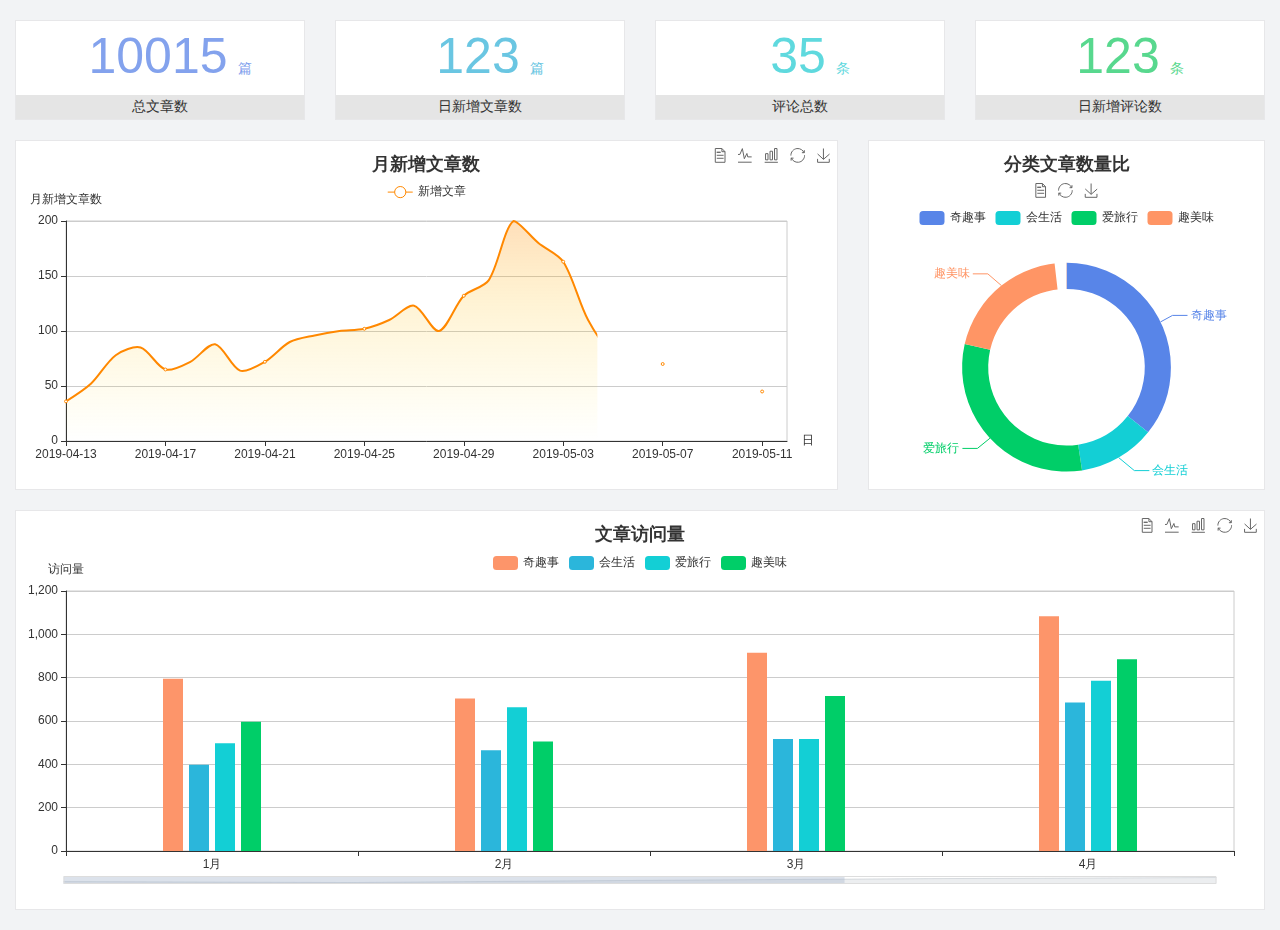
<file: home/dashboard.html>
<!DOCTYPE html>
<html lang="en">

<head>
  <meta charset="UTF-8">
  <meta name="viewport" content="width=device-width, initial-scale=1.0">
  <meta http-equiv="X-UA-Compatible" content="ie=edge">
  <title>图表统计</title>
  <!-- <link rel="stylesheet" href="../../assets/lib/bootstrap.css" /> -->
  <link rel="stylesheet" href="../assets/lib/bootstrap.css" />
  <!-- <link rel="stylesheet" href="../../assets/lib/main.css" /> -->
  <link rel="stylesheet" href="../assets/lib/main.css">
  <!-- <script src="../../assets/lib/jquery.js"></script> -->
  <script src="../assets/lib/jquery.js"></script>
  <!-- <script type="text/javascript" src="../../assets/lib/echarts.min.js"></script> -->
<script type="text/javascript" src="../assets/lib/echarts.min.js"></script>  
</head>

<body>
  <div class="container-fluid">
    <div class="row spannel_list">
      <div class="col-sm-3 col-xs-6">
        <div class="spannel">
          <em>10015</em><span>篇</span>
          <b>总文章数</b>
        </div>
      </div>
      <div class="col-sm-3 col-xs-6">
        <div class="spannel scolor01">
          <em>123</em><span>篇</span>
          <b>日新增文章数</b>
        </div>
      </div>
      <div class="col-sm-3 col-xs-6">
        <div class="spannel scolor02">
          <em>35</em><span>条</span>
          <b>评论总数</b>
        </div>
      </div>
      <div class="col-sm-3 col-xs-6">
        <div class="spannel scolor03">
          <em>123</em><span>条</span>
          <b>日新增评论数</b>
        </div>
      </div>
    </div>
  </div>

  <div class="container-fluid">
    <div class="row curve-pie">
      <div class="col-lg-8 col-md-8">
        <div class="gragh_pannel" id="curve_show"></div>
      </div>
      <div class="col-lg-4 col-md-4">
        <div class="gragh_pannel" id="pie_show"></div>
      </div>
    </div>
  </div>

  <div class="container-fluid">
    <div class="column_pannel" id="column_show"></div>
  </div>

  <script>
    var oChart = echarts.init(document.getElementById('curve_show'));
    var aList_all = [
      { 'count': 36, 'date': '2019-04-13' },
      { 'count': 52, 'date': '2019-04-14' },
      { 'count': 78, 'date': '2019-04-15' },
      { 'count': 85, 'date': '2019-04-16' },
      { 'count': 65, 'date': '2019-04-17' },
      { 'count': 72, 'date': '2019-04-18' },
      { 'count': 88, 'date': '2019-04-19' },
      { 'count': 64, 'date': '2019-04-20' },
      { 'count': 72, 'date': '2019-04-21' },
      { 'count': 90, 'date': '2019-04-22' },
      { 'count': 96, 'date': '2019-04-23' },
      { 'count': 100, 'date': '2019-04-24' },
      { 'count': 102, 'date': '2019-04-25' },
      { 'count': 110, 'date': '2019-04-26' },
      { 'count': 123, 'date': '2019-04-27' },
      { 'count': 100, 'date': '2019-04-28' },
      { 'count': 132, 'date': '2019-04-29' },
      { 'count': 146, 'date': '2019-04-30' },
      { 'count': 200, 'date': '2019-05-01' },
      { 'count': 180, 'date': '2019-05-02' },
      { 'count': 163, 'date': '2019-05-03' },
      { 'count': 110, 'date': '2019-05-04' },
      { 'count': 80, 'date': '2019-05-05' },
      { 'count': 82, 'date': '2019-05-06' },
      { 'count': 70, 'date': '2019-05-07' },
      { 'count': 65, 'date': '2019-05-08' },
      { 'count': 54, 'date': '2019-05-09' },
      { 'count': 40, 'date': '2019-05-10' },
      { 'count': 45, 'date': '2019-05-11' },
      { 'count': 38, 'date': '2019-05-12' },
    ];

    let aCount = [];
    let aDate = [];

    for (var i = 0; i < aList_all.length; i++) {
      aCount.push(aList_all[i].count);
      aDate.push(aList_all[i].date);
    }

    var chartopt = {
      title: {
        text: '月新增文章数',
        left: 'center',
        top: '10'
      },
      tooltip: {
        trigger: 'axis'
      },
      legend: {
        data: ['新增文章'],
        top: '40'
      },
      toolbox: {
        show: true,
        feature: {
          mark: { show: true },
          dataView: { show: true, readOnly: false },
          magicType: { show: true, type: ['line', 'bar'] },
          restore: { show: true },
          saveAsImage: { show: true }
        }
      },
      calculable: true,
      xAxis: [
        {
          name: '日',
          type: 'category',
          boundaryGap: false,
          data: aDate
        }
      ],
      yAxis: [
        {
          name: '月新增文章数',
          type: 'value'
        }
      ],
      series: [
        {
          name: '新增文章',
          type: 'line',
          smooth: true,
          itemStyle: { normal: { areaStyle: { type: 'default' }, color: '#f80' }, lineStyle: { color: '#f80' } },
          data: aCount
        }],
      areaStyle: {
        normal: {
          color: new echarts.graphic.LinearGradient(0, 0, 0, 1, [{
            offset: 0,
            color: 'rgba(255,136,0,0.39)'
          }, {
            offset: .34,
            color: 'rgba(255,180,0,0.25)'
          }, {
            offset: 1,
            color: 'rgba(255,222,0,0.00)'
          }])

        }
      },
      grid: {
        show: true,
        x: 50,
        x2: 50,
        y: 80,
        height: 220
      }
    };

    oChart.setOption(chartopt);


    var oPie = echarts.init(document.getElementById('pie_show'));
    var oPieopt =
    {
      title: {
        top: 10,
        text: '分类文章数量比',
        x: 'center'
      },
      tooltip: {
        trigger: 'item',
        formatter: "{a} <br/>{b} : {c} ({d}%)"
      },
      color: ['#5885e8', '#13cfd5', '#00ce68', '#ff9565'],
      legend: {
        x: 'center',
        top: 65,
        data: ['奇趣事', '会生活', '爱旅行', '趣美味']
      },
      toolbox: {
        show: true,
        x: 'center',
        top: 35,
        feature: {
          mark: { show: true },
          dataView: { show: true, readOnly: false },
          magicType: {
            show: true,
            type: ['pie', 'funnel'],
            option: {
              funnel: {
                x: '25%',
                width: '50%',
                funnelAlign: 'left',
                max: 1548
              }
            }
          },
          restore: { show: true },
          saveAsImage: { show: true }
        }
      },
      calculable: true,
      series: [
        {
          name: '访问来源',
          type: 'pie',
          radius: ['45%', '60%'],
          center: ['50%', '65%'],
          data: [
            { value: 300, name: '奇趣事' },
            { value: 100, name: '会生活' },
            { value: 260, name: '爱旅行' },
            { value: 180, name: '趣美味' }
          ]
        }
      ]
    };
    oPie.setOption(oPieopt);



    var oColumn = this.echarts.init(document.getElementById('column_show'));
    var oColumnopt =
    {
      title: {
        text: '文章访问量',
        left: 'center',
        top: '10'
      },
      tooltip: {
        trigger: 'axis'
      },
      legend: {
        data: ['奇趣事', '会生活', '爱旅行', '趣美味'],
        top: '40'
      },
      toolbox: {
        show: true,
        feature: {
          mark: { show: true },
          dataView: { show: true, readOnly: false },
          magicType: { show: true, type: ['line', 'bar'] },
          restore: { show: true },
          saveAsImage: { show: true }
        }
      },
      calculable: true,
      xAxis: [
        {
          type: 'category',
          data: ['1月', '2月', '3月', '4月', '5月']
        }
      ],
      yAxis: [
        {
          name: '访问量',
          type: 'value'
        }
      ],
      series: [
        {
          name: '奇趣事',
          type: 'bar',
          barWidth: 20,
          itemStyle: {
            normal: { areaStyle: { type: 'default' }, color: '#fd956a' }
          },
          data: [800, 708, 920, 1090, 1200]
        },
        {
          name: '会生活',
          type: 'bar',
          barWidth: 20,
          itemStyle: {
            normal: { areaStyle: { type: 'default' }, color: '#2bb6db' }
          },
          data: [400, 468, 520, 690, 800]
        },
        {
          name: '爱旅行',
          type: 'bar',
          barWidth: 20,
          itemStyle: {
            normal: { areaStyle: { type: 'default' }, color: '#13cfd5' }
          },
          data: [500, 668, 520, 790, 900]
        },
        {
          name: '趣美味',
          type: 'bar',
          barWidth: 20,
          itemStyle: {
            normal: { areaStyle: { type: 'default' }, color: '#00ce68' }
          },
          data: [600, 508, 720, 890, 1000]
        }
      ],
      grid: {
        show: true,
        x: 50,
        x2: 30,
        y: 80,
        height: 260
      },
      dataZoom: [//给x轴设置滚动条
        {
          start: 0,//默认为0
          end: 100 - 1000 / 31,//默认为100
          type: 'slider',
          show: true,
          xAxisIndex: [0],
          handleSize: 0,//滑动条的 左右2个滑动条的大小
          height: 8,//组件高度
          left: 45, //左边的距离
          right: 50,//右边的距离
          bottom: 26,//右边的距离
          handleColor: '#ddd',//h滑动图标的颜色
          handleStyle: {
            borderColor: "#cacaca",
            borderWidth: "1",
            shadowBlur: 2,
            background: "#ddd",
            shadowColor: "#ddd",
          }
        }]
    };
    oColumn.setOption(oColumnopt);
  </script>
</body>

</html>
</file>
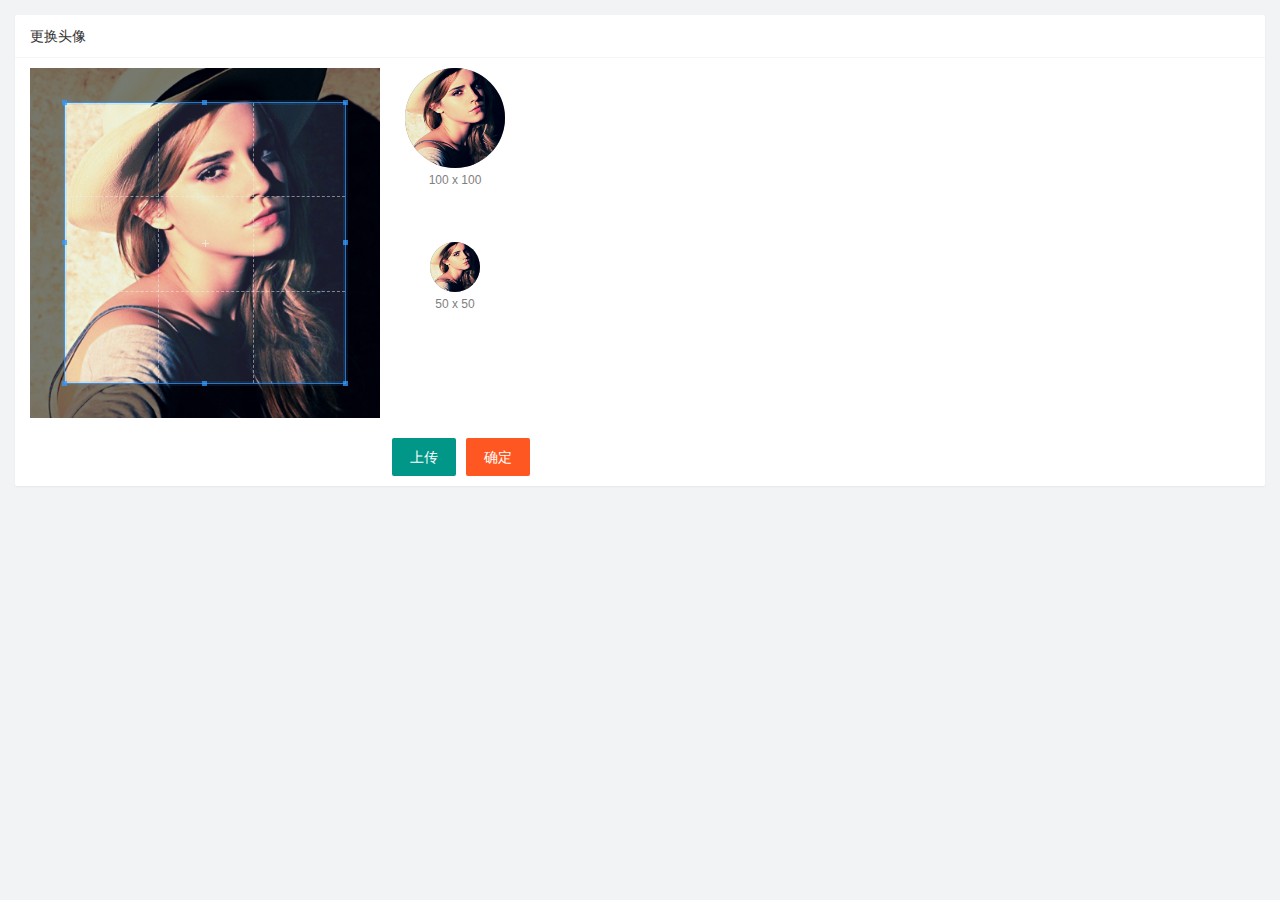
<file: user/user_avatar.html>
<!DOCTYPE html>
<html lang="en">
<head>
    <meta charset="UTF-8">
    <meta http-equiv="X-UA-Compatible" content="IE=edge">
    <meta name="viewport" content="width=device-width, initial-scale=1.0">
    <title>Document</title>
</head>
<link rel="stylesheet" href="../assets/lib/layui/css/layui.css">
<link rel="stylesheet" href="../assets/lib/cropper/cropper.css" />
<link rel="stylesheet" href="../assets/css/user/user_avatar.css">
<body>
    <!-- 卡片区域 -->
    <div class="layui-card">
        <div class="layui-card-header">更换头像</div>
        <div class="layui-card-body">
           <!-- 第一行的图片裁剪和预览区域 -->
  <div class="row1">
    <!-- 图片裁剪区域 -->
    <div class="cropper-box">
      <!-- 这个 img 标签很重要，将来会把它初始化为裁剪区域 -->
      <img id="image" src="../assets/images/sample.jpg" />
    </div>
    <!-- 图片的预览区域 -->
    <div class="preview-box">
      <div>
        <!-- 宽高为 100px 的预览区域 -->
        <div class="img-preview w100"></div>
        <p class="size">100 x 100</p>
      </div>
      <div>
        <!-- 宽高为 50px 的预览区域 -->
        <div class="img-preview w50"></div>
        <p class="size">50 x 50</p>
      </div>
    </div>
  </div>

  <!-- 第二行的按钮区域 -->
  <div class="row2">
      <!-- 通过accept 属性 可以指定，允许用户选择什么类型的文件-->
      <input type="file" id="file" accept="image/png,image/jpeg">
    <button type="button" class="layui-btn" id="btnChooseImage">上传</button>
    <button type="button" class="layui-btn layui-btn-danger" id="btnUpload">确定</button>
  </div>
        </div>
      </div>
         
      

    

   <script src="../assets/lib/layui/layui.all.js"></script>
   <script src="../assets/lib/jquery.js"></script>
   <script src="../assets/lib/cropper/Cropper.js"></script>
   <script src="../assets/lib/cropper/jquery-cropper.js"></script>
   <script src="../assets/js/baseAPI.js"></script>
   <script src="../assets/js/user/user_avatar.js"></script>
   

</body>
</html>
</file>
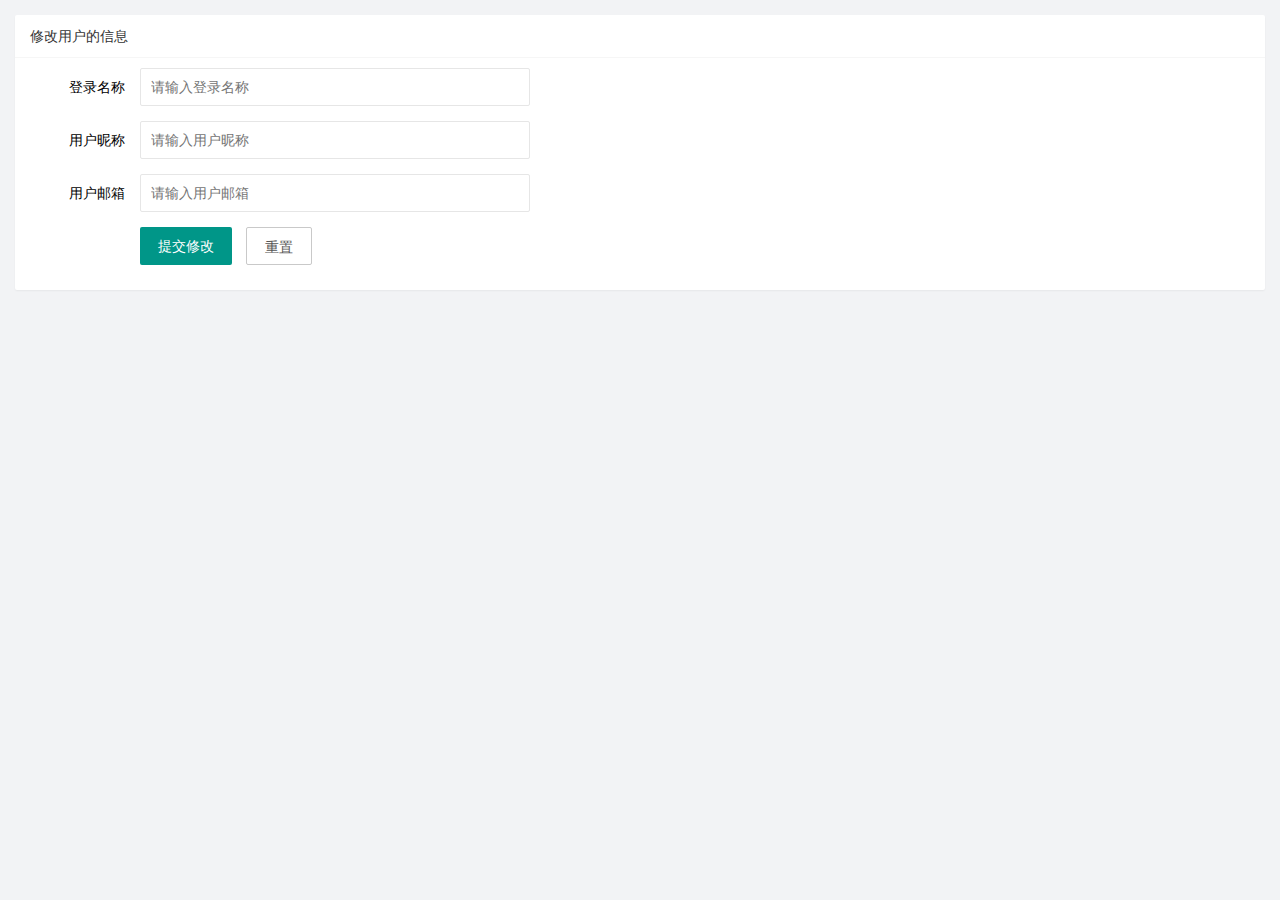
<file: user/user_info.html>
<!DOCTYPE html>
<html lang="en">
<head>
    <meta charset="UTF-8">
    <meta http-equiv="X-UA-Compatible" content="IE=edge">
    <meta name="viewport" content="width=device-width, initial-scale=1.0">
    <title>Document</title>
    <!-- 导入layui 的样式 -->
    <link rel="stylesheet" href="../assets/lib/layui/css/layui.css">
    <!-- 导入自己的样式 -->
    <link rel="stylesheet" href="../assets/css/user/user_info.css">
</head>
<body>
    <!-- 卡片区域 -->
    <div class="layui-card">
        <div class="layui-card-header">修改用户的信息</div>
        <div class="layui-card-body">
      <!-- form表单区域 -->
      <form class="layui-form" lay-filter="formUserInfo">
          <!-- 这是隐藏域 -->
          <input type="hidden" name="id" value="" />
        <div class="layui-form-item">

          <label class="layui-form-label">登录名称</label>
          <div class="layui-input-block">
            <input type="text" name="username" required  lay-verify="required"
             placeholder="请输入登录名称" autocomplete="off" class="layui-input"  readonly />
          </div>
          </div>
          <div class="layui-form-item">
            <label class="layui-form-label">用户昵称</label>
            <div class="layui-input-block">
              <input type="text" name="nickname" required  lay-verify="required|nickname"
               placeholder="请输入用户昵称" autocomplete="off" class="layui-input">
            </div>
            </div>
            <div class="layui-form-item">
                <label class="layui-form-label">用户邮箱</label>
                <div class="layui-input-block">
                  <input type="text" name="email" required  lay-verify="required|email"
                   placeholder="请输入用户邮箱" autocomplete="off" class="layui-input">
                </div>
                </div>
                <div class="layui-form-item">
                    <div class="layui-input-block">
                      <button class="layui-btn" lay-submit lay-filter="formDemo">提交修改</button>
                      <button type="reset" class="layui-btn layui-btn-primary" id="btnReset">重置</button>
                    </div>
                  </div>
        </form>
        </div>
      </div>



      <!-- 导入layui 的js -->
      <script src="../assets/lib/layui/layui.all.js"></script>
      <!-- 导入jquery -->
      <script src="../assets/lib/jquery.js"></script>
      <!-- 导入baseAPI -->
      <script src="../assets/js/baseAPI.js"></script>
      <!-- 导入自己的js -->
     <script src="../assets/js/user/user_info.js"></script>
    </body>
</html>
</file>
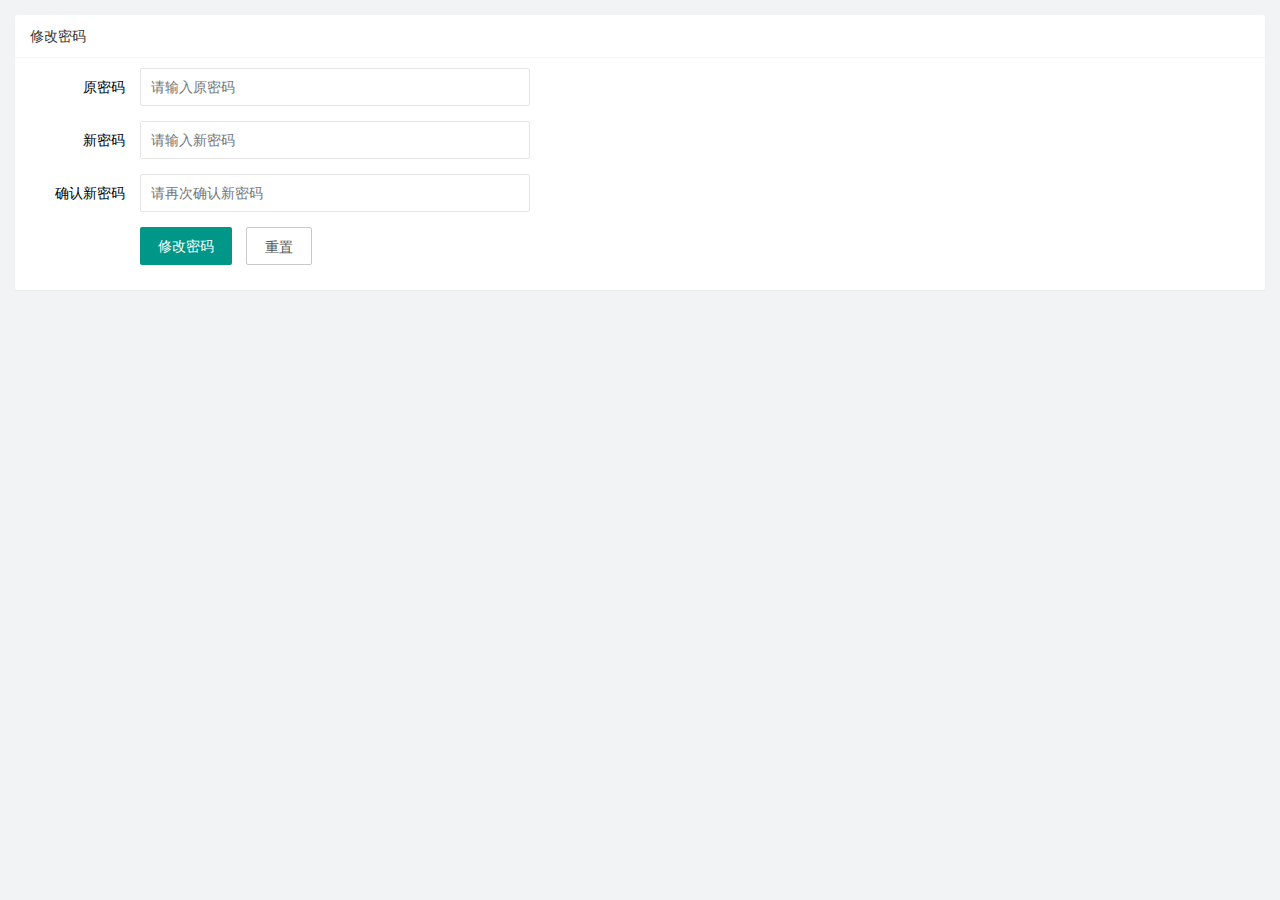
<file: user/user_pwd.html>
<!DOCTYPE html>
<html lang="en">
<head>
    <meta charset="UTF-8">
    <meta http-equiv="X-UA-Compatible" content="IE=edge">
    <meta name="viewport" content="width=device-width, initial-scale=1.0">
    <title>Document</title>
    <link rel="stylesheet" href="../assets/lib/layui/css/layui.css">
    <link rel="stylesheet" href="../assets/css/user/user_pwd.css">
</head>
<body>
    <!-- 卡片区域 -->
    <div class="layui-card">
        <div class="layui-card-header">修改密码</div>
        <div class="layui-card-body">
            <form class="layui-form" >
                <div class="layui-form-item">
                  <label class="layui-form-label">原密码</label>
                  <div class="layui-input-block">
                    <input type="password" name="oldPwd" required  lay-verify="required|pwd" placeholder="请输入原密码" autocomplete="off" class="layui-input">
                  </div>
                </div>
  
           
                <div class="layui-form-item">
                  <label class="layui-form-label">新密码</label>
                  <div class="layui-input-block">
                    <input type="password" name="newPwd" required  lay-verify="required|pwd|samePwd" placeholder="请输入新密码" autocomplete="off" class="layui-input">
                  </div>
                </div>
           
            
                <div class="layui-form-item">
                  <label class="layui-form-label">确认新密码</label>
                  <div class="layui-input-block">
                    <input type="password" name="rePwd" required  lay-verify="required|pwd|rePwd" placeholder="请再次确认新密码" autocomplete="off" class="layui-input">
                  </div>
                </div>

                <div class="layui-form-item">
                    <div class="layui-input-block">
                      <button class="layui-btn" lay-submit lay-filter="formDemo">修改密码</button>
                      <button type="reset" class="layui-btn layui-btn-primary">重置</button>
                    </div>
                  </div>
            </form>
        </div>
      </div>
         <script src="../assets/lib/layui/layui.all.js"></script>
         <script src="../assets/lib/jquery.js"></script> 
         <SCript src="../assets/js/baseAPI.js"></SCript>
         <script src="../assets/js/user/user_pwd.js"></script>
</body>
</html>
</file>
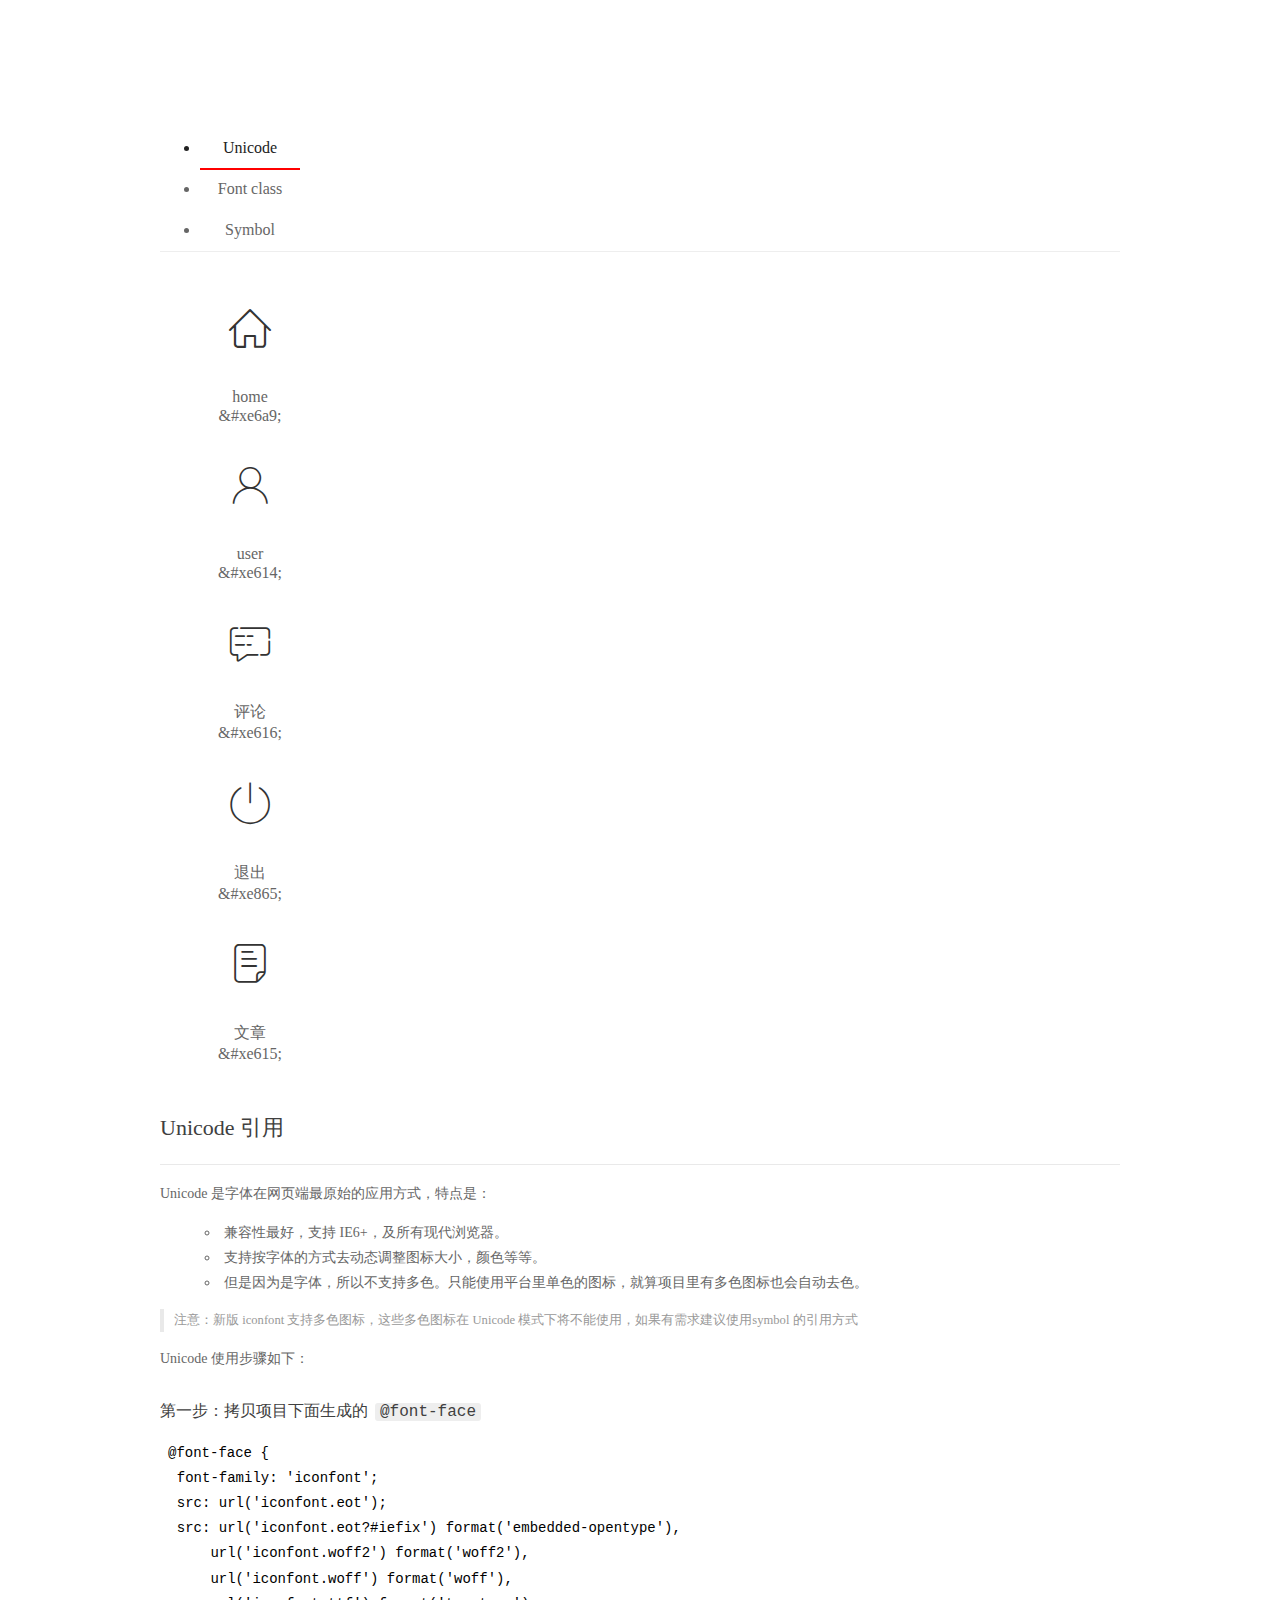
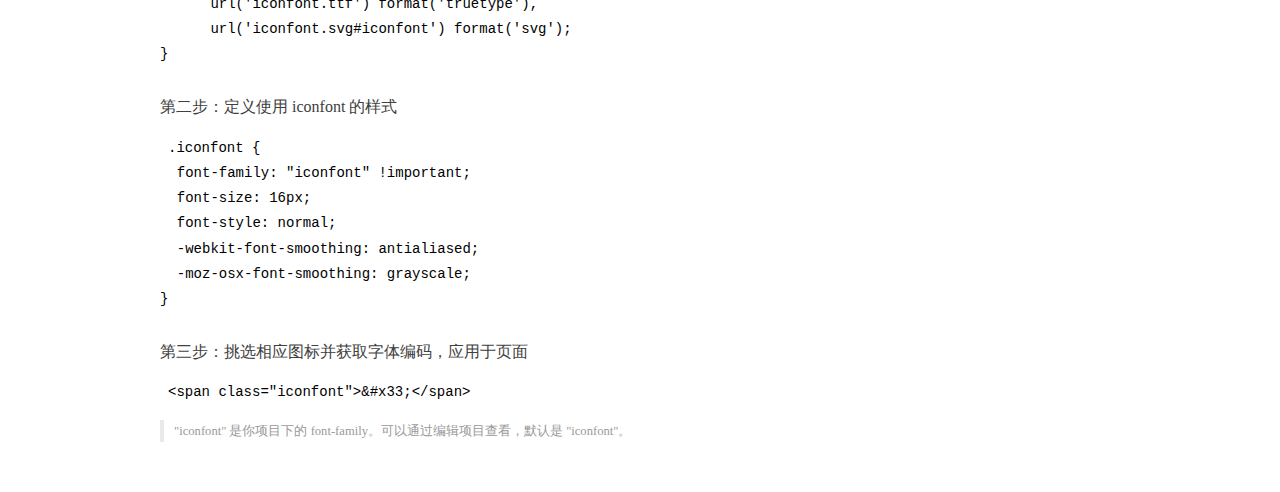
<file: assets/fonts/demo_index.html>
<!DOCTYPE html>
<html>
<head>
  <meta charset="utf-8"/>
  <title>IconFont Demo</title>
  <link rel="shortcut icon" href="https://gtms04.alicdn.com/tps/i4/TB1_oz6GVXXXXaFXpXXJDFnIXXX-64-64.ico" type="image/x-icon"/>
  <link rel="stylesheet" href="https://g.alicdn.com/thx/cube/1.3.2/cube.min.css">
  <link rel="stylesheet" href="demo.css">
  <link rel="stylesheet" href="iconfont.css">
  <script src="iconfont.js"></script>
  <!-- jQuery -->
  <script src="https://a1.alicdn.com/oss/uploads/2018/12/26/7bfddb60-08e8-11e9-9b04-53e73bb6408b.js"></script>
  <!-- 代码高亮 -->
  <script src="https://a1.alicdn.com/oss/uploads/2018/12/26/a3f714d0-08e6-11e9-8a15-ebf944d7534c.js"></script>
</head>
<body>
  <div class="main">
    <h1 class="logo"><a href="https://www.iconfont.cn/" title="iconfont 首页" target="_blank">&#xe86b;</a></h1>
    <div class="nav-tabs">
      <ul id="tabs" class="dib-box">
        <li class="dib active"><span>Unicode</span></li>
        <li class="dib"><span>Font class</span></li>
        <li class="dib"><span>Symbol</span></li>
      </ul>
      
    </div>
    <div class="tab-container">
      <div class="content unicode" style="display: block;">
          <ul class="icon_lists dib-box">
          
            <li class="dib">
              <span class="icon iconfont">&#xe6a9;</span>
                <div class="name">home</div>
                <div class="code-name">&amp;#xe6a9;</div>
              </li>
          
            <li class="dib">
              <span class="icon iconfont">&#xe614;</span>
                <div class="name">user</div>
                <div class="code-name">&amp;#xe614;</div>
              </li>
          
            <li class="dib">
              <span class="icon iconfont">&#xe616;</span>
                <div class="name">评论</div>
                <div class="code-name">&amp;#xe616;</div>
              </li>
          
            <li class="dib">
              <span class="icon iconfont">&#xe865;</span>
                <div class="name">退出</div>
                <div class="code-name">&amp;#xe865;</div>
              </li>
          
            <li class="dib">
              <span class="icon iconfont">&#xe615;</span>
                <div class="name">文章</div>
                <div class="code-name">&amp;#xe615;</div>
              </li>
          
          </ul>
          <div class="article markdown">
          <h2 id="unicode-">Unicode 引用</h2>
          <hr>

          <p>Unicode 是字体在网页端最原始的应用方式，特点是：</p>
          <ul>
            <li>兼容性最好，支持 IE6+，及所有现代浏览器。</li>
            <li>支持按字体的方式去动态调整图标大小，颜色等等。</li>
            <li>但是因为是字体，所以不支持多色。只能使用平台里单色的图标，就算项目里有多色图标也会自动去色。</li>
          </ul>
          <blockquote>
            <p>注意：新版 iconfont 支持多色图标，这些多色图标在 Unicode 模式下将不能使用，如果有需求建议使用symbol 的引用方式</p>
          </blockquote>
          <p>Unicode 使用步骤如下：</p>
          <h3 id="-font-face">第一步：拷贝项目下面生成的 <code>@font-face</code></h3>
<pre><code class="language-css"
>@font-face {
  font-family: 'iconfont';
  src: url('iconfont.eot');
  src: url('iconfont.eot?#iefix') format('embedded-opentype'),
      url('iconfont.woff2') format('woff2'),
      url('iconfont.woff') format('woff'),
      url('iconfont.ttf') format('truetype'),
      url('iconfont.svg#iconfont') format('svg');
}
</code></pre>
          <h3 id="-iconfont-">第二步：定义使用 iconfont 的样式</h3>
<pre><code class="language-css"
>.iconfont {
  font-family: "iconfont" !important;
  font-size: 16px;
  font-style: normal;
  -webkit-font-smoothing: antialiased;
  -moz-osx-font-smoothing: grayscale;
}
</code></pre>
          <h3 id="-">第三步：挑选相应图标并获取字体编码，应用于页面</h3>
<pre>
<code class="language-html"
>&lt;span class="iconfont"&gt;&amp;#x33;&lt;/span&gt;
</code></pre>
          <blockquote>
            <p>"iconfont" 是你项目下的 font-family。可以通过编辑项目查看，默认是 "iconfont"。</p>
          </blockquote>
          </div>
      </div>
      <div class="content font-class">
        <ul class="icon_lists dib-box">
          
          <li class="dib">
            <span class="icon iconfont icon-home"></span>
            <div class="name">
              home
            </div>
            <div class="code-name">.icon-home
            </div>
          </li>
          
          <li class="dib">
            <span class="icon iconfont icon-user"></span>
            <div class="name">
              user
            </div>
            <div class="code-name">.icon-user
            </div>
          </li>
          
          <li class="dib">
            <span class="icon iconfont icon-pinglun"></span>
            <div class="name">
              评论
            </div>
            <div class="code-name">.icon-pinglun
            </div>
          </li>
          
          <li class="dib">
            <span class="icon iconfont icon-tuichu"></span>
            <div class="name">
              退出
            </div>
            <div class="code-name">.icon-tuichu
            </div>
          </li>
          
          <li class="dib">
            <span class="icon iconfont icon-16"></span>
            <div class="name">
              文章
            </div>
            <div class="code-name">.icon-16
            </div>
          </li>
          
        </ul>
        <div class="article markdown">
        <h2 id="font-class-">font-class 引用</h2>
        <hr>

        <p>font-class 是 Unicode 使用方式的一种变种，主要是解决 Unicode 书写不直观，语意不明确的问题。</p>
        <p>与 Unicode 使用方式相比，具有如下特点：</p>
        <ul>
          <li>兼容性良好，支持 IE8+，及所有现代浏览器。</li>
          <li>相比于 Unicode 语意明确，书写更直观。可以很容易分辨这个 icon 是什么。</li>
          <li>因为使用 class 来定义图标，所以当要替换图标时，只需要修改 class 里面的 Unicode 引用。</li>
          <li>不过因为本质上还是使用的字体，所以多色图标还是不支持的。</li>
        </ul>
        <p>使用步骤如下：</p>
        <h3 id="-fontclass-">第一步：引入项目下面生成的 fontclass 代码：</h3>
<pre><code class="language-html">&lt;link rel="stylesheet" href="./iconfont.css"&gt;
</code></pre>
        <h3 id="-">第二步：挑选相应图标并获取类名，应用于页面：</h3>
<pre><code class="language-html">&lt;span class="iconfont icon-xxx"&gt;&lt;/span&gt;
</code></pre>
        <blockquote>
          <p>"
            iconfont" 是你项目下的 font-family。可以通过编辑项目查看，默认是 "iconfont"。</p>
        </blockquote>
      </div>
      </div>
      <div class="content symbol">
          <ul class="icon_lists dib-box">
          
            <li class="dib">
                <svg class="icon svg-icon" aria-hidden="true">
                  <use xlink:href="#icon-home"></use>
                </svg>
                <div class="name">home</div>
                <div class="code-name">#icon-home</div>
            </li>
          
            <li class="dib">
                <svg class="icon svg-icon" aria-hidden="true">
                  <use xlink:href="#icon-user"></use>
                </svg>
                <div class="name">user</div>
                <div class="code-name">#icon-user</div>
            </li>
          
            <li class="dib">
                <svg class="icon svg-icon" aria-hidden="true">
                  <use xlink:href="#icon-pinglun"></use>
                </svg>
                <div class="name">评论</div>
                <div class="code-name">#icon-pinglun</div>
            </li>
          
            <li class="dib">
                <svg class="icon svg-icon" aria-hidden="true">
                  <use xlink:href="#icon-tuichu"></use>
                </svg>
                <div class="name">退出</div>
                <div class="code-name">#icon-tuichu</div>
            </li>
          
            <li class="dib">
                <svg class="icon svg-icon" aria-hidden="true">
                  <use xlink:href="#icon-16"></use>
                </svg>
                <div class="name">文章</div>
                <div class="code-name">#icon-16</div>
            </li>
          
          </ul>
          <div class="article markdown">
          <h2 id="symbol-">Symbol 引用</h2>
          <hr>

          <p>这是一种全新的使用方式，应该说这才是未来的主流，也是平台目前推荐的用法。相关介绍可以参考这篇<a href="">文章</a>
            这种用法其实是做了一个 SVG 的集合，与另外两种相比具有如下特点：</p>
          <ul>
            <li>支持多色图标了，不再受单色限制。</li>
            <li>通过一些技巧，支持像字体那样，通过 <code>font-size</code>, <code>color</code> 来调整样式。</li>
            <li>兼容性较差，支持 IE9+，及现代浏览器。</li>
            <li>浏览器渲染 SVG 的性能一般，还不如 png。</li>
          </ul>
          <p>使用步骤如下：</p>
          <h3 id="-symbol-">第一步：引入项目下面生成的 symbol 代码：</h3>
<pre><code class="language-html">&lt;script src="./iconfont.js"&gt;&lt;/script&gt;
</code></pre>
          <h3 id="-css-">第二步：加入通用 CSS 代码（引入一次就行）：</h3>
<pre><code class="language-html">&lt;style&gt;
.icon {
  width: 1em;
  height: 1em;
  vertical-align: -0.15em;
  fill: currentColor;
  overflow: hidden;
}
&lt;/style&gt;
</code></pre>
          <h3 id="-">第三步：挑选相应图标并获取类名，应用于页面：</h3>
<pre><code class="language-html">&lt;svg class="icon" aria-hidden="true"&gt;
  &lt;use xlink:href="#icon-xxx"&gt;&lt;/use&gt;
&lt;/svg&gt;
</code></pre>
          </div>
      </div>

    </div>
  </div>
  <script>
  $(document).ready(function () {
      $('.tab-container .content:first').show()

      $('#tabs li').click(function (e) {
        var tabContent = $('.tab-container .content')
        var index = $(this).index()

        if ($(this).hasClass('active')) {
          return
        } else {
          $('#tabs li').removeClass('active')
          $(this).addClass('active')

          tabContent.hide().eq(index).fadeIn()
        }
      })
    })
  </script>
</body>
</html>
</file>
<file: assets/lib/main.css>
body{
    font-family:'MicroSoft YaHei';
    background-color: #f2f3f5;
}
.main_wrap{
    position:fixed;
    width:100%;
    height:100%;
    left:0px;
    top:0px;
    background:url('../images/login_bg.jpg'); 
    background-size:100% 100%; 
  }
.header{
    width:1200px;
    overflow: hidden;
    margin:20px auto 0;
}
.heade .logo{
    float: left;
}
.header .copyright{
    float:right;
    font-size:12px;
    color:#fff;
    text-align:right;
    line-height:20px;
    margin-top:10px;
}
.login_form_con{
    position:absolute;
    left:50%;
    top:50%;
    margin-left:-200px;
    margin-top:-155px;
    width:400px;
    height:310px;
    background-color: #edeff0;
}

.login_form{
    position: relative;
}

.login_form .icon-user{
    position:absolute;
    font-size:16px;
    color:#999;
    left:46px;
    top:12px;
}
.login_form .icon-key{
    position:absolute;
    font-size:18px;
    color:#999;
    left:46px;
    top:78px;
}
.login_title{
    height:60px;
    background:url('../images/login_title.png') center center no-repeat #fff;
}
.input_txt,.input_pass,.input_sub{
    display:block;
    width:334px;
    height:37px;
    padding:0px;
    text-indent:40px;
    border:1px solid #ddd;
    margin:27px auto 0;
    outline:none;
}
.input_sub{
    margin-top:40px;
    height:42px;
    background-color: #19b9e7;
    text-indent:0px;
    font-size:18px;
    color:#fff;
    cursor: pointer;
}
.input_sub:hover{
    background-color: #08a0cc;
}

.sider{
    position:fixed;
    left:0;
    top:0;
    bottom:0;
    width:210px;
    background-color: #323745;
}
.sider .logo{
    display:block;
    height:56px;
    background-color: #242732;
    overflow: hidden;
}
.sider .logo img{
    display:block;
    margin:6px auto 0;
}
.user_info{
    height:79px;
    border-bottom:1px solid #5a5e6b;
}

.user_info img{
    float: left;
    width:40px;
    height:40px;
    border-radius:20px;
    margin:19px 0 0 30px;
}
.user_info span{
    float: left;
    width:120px;
    font-size:12px;
    color:#fff;
    margin:23px 0 0 20px;
}
.user_info b{
    float: left;
    width: 120px;
    font-weight:normal;
    font-size:12px;
    color:#adafb5;
    margin:2px 0 0 20px;
}

.menu .level01{
    height:50px;
    line-height:50px;
}
.menu .level01 a{
    display:block;
    height:50px;
    font-size:12px;
    color:#adafb5;
    overflow: hidden;
}
.menu .level01.active a{
    background-color: #1378f0;
    color:#fff;
}
.menu .level01.active i{
    color:#fff;
}

.menu .level01 a:hover{
    background-color: #1378f0;
    color:#fff;
}
.menu .level01 a:hover i{
    color:#fff;
}
.menu .level01 i{
    color:#61646f;
    font-size:22px;
    float: left;
    margin-left:26px;
}
.menu .level01 span{
    float: left;
    margin-left:10px;
}
.menu .level01 b{
    float: right;
    margin-right:20px;
    font-weight:normal;
    transform:rotate(90deg);
    transition:all 500ms ease;
}

.menu .level01 .rotate0{
    transform:rotate(0deg);
}

.menu .level02{
    background: #242732;
    display:none;
}


.menu .level02 li{
    height:40px;
    line-height:40px;
}
.menu .level02 li a{
    display:block;
    height:40px;
    font-size:12px;
    color:#adafb5;
    overflow: hidden;
}

.menu .level02 li a:hover{
    background-color: #1378f0;
    color:#fff;
}

.menu .level02 li i{
    font-size:12px;
    float: left;
    margin-left:60px;
}
.menu .level02 li span{
    font-size:12px;
    float: left;
    margin-left:5px;
}

.menu .level02 .active a{
    color:#ffae00;
}

.header_bar{
    position:fixed;
    left:210px;
    right:0;
    top:0;
    height:56px;
    background-color: #fff;
}

.main{
    position:fixed;
    left:210px;
    top:56px;
    right:0;
    bottom:0;
    background-color: #f2f3f5;
}

.search_form{
    width:218px;
    height:33px;
    border:1px solid #ddd;
    background-color: #f2f3f5;
    border-radius:16px;
    float: left;
    margin:12px 0 0 27px;
}

.search_form input{
    padding:0px;
    margin:0px;
    border:0px;
    float: left;
    background-color: #f2f3f5;
    font-size:12px;
    width:175px;
    height:31px;
    margin-left:12px;
    outline:none;
   
}

.search_form .icon-search{
    line-height:33px;
    cursor: pointer;
    font-size:18px;
    color:#abaebb;
}
.user_center_link{
    float:right;

}
.user_center_link a{
    line-height:56px;
    font-size:12px;
    color:#999;
    margin-right:15px;
}
.user_center_link a:hover{
    color:#ffae00
}

.user_center_link img{
    width:42px;
    height:42px;
    border-radius:32px;
    margin-right:10px;
}

.spannel_list{
    margin-top:20px;
}

.spannel{
	height:100px;
	overflow:hidden;
	text-align:center;
    position:relative;
    background-color: #fff;
    border:1px solid #e7e7e9;
    margin-bottom:20px;
}

.spannel em{
    font-style:normal;
	font-size:50px;
	line-height:50px;
	display:inline-block;
	margin:10px 0 0 20px;
	font-family:'Arial';
	color:#83a2ed;
}

.spannel span{
	font-size:14px;
	display:inline-block;
	color:#83a2ed;
	margin-left:10px;
}

.spannel b{
	position:absolute;
	left:0;
	bottom:0;
	width:100%;
	line-height:24px;
	background:#e5e5e5;
	color:#333;
	font-size:14px;
	font-weight:normal;
}

.scolor01 em,.scolor01 span{
	color:#6ac6e2;
}

.scolor02 em,.scolor02 span{
	color:#5fd9de;
}

.scolor03 em,.scolor03 span{
	color:#58d88e;
}


.gragh_pannel{
    height:350px;
    border:1px solid #e7e7e9;
    background-color: #fff!important; 
    margin-bottom:20px;  
}

.column_pannel{
    margin-bottom:20px;
    height:400px;
    border:1px solid #e7e7e9;
    background-color: #fff!important;   
}

.common_title{
    line-height:42px;
    background-color: #fbfbfb;
    border:1px solid #e7e7e9;
    margin-top:20px;
    text-indent: 15px;
    font-size:14px;
    color:#333;
}

.common_con{
    border:1px solid #e7e7e9;
    border-top:0px;
    background-color: #fff;
    padding-bottom:20px;
    margin-bottom:20px;
}
.opt_btns{
    margin-top:20px;
}

.mp20{
    margin-top:20px;
}

.pagination{   
   margin:0;
}

.article_form{
    margin-top:20px;
}

.form-group{
    margin-bottom:25px;
}

.form-group label{
    font-weight:normal;
    color:#666;
}

.icon-icondate{
    line-height:16px;
}

.user_pic{
    width:100px;
    height:100px;
    margin-bottom:10px;
}

.article_cover{
    width:200px;
    height:200px;
    margin-bottom:10px;
}
</file>
<file: assets/lib/layui/css/layui.css>
/** layui-v2.5.5 MIT License By https://www.layui.com */
 .layui-inline,img{display:inline-block;vertical-align:middle}h1,h2,h3,h4,h5,h6{font-weight:400}.layui-edge,.layui-header,.layui-inline,.layui-main{position:relative}.layui-body,.layui-edge,.layui-elip{overflow:hidden}.layui-btn,.layui-edge,.layui-inline,img{vertical-align:middle}.layui-btn,.layui-disabled,.layui-icon,.layui-unselect{-moz-user-select:none;-webkit-user-select:none;-ms-user-select:none}.layui-elip,.layui-form-checkbox span,.layui-form-pane .layui-form-label{text-overflow:ellipsis;white-space:nowrap}.layui-breadcrumb,.layui-tree-btnGroup{visibility:hidden}blockquote,body,button,dd,div,dl,dt,form,h1,h2,h3,h4,h5,h6,input,li,ol,p,pre,td,textarea,th,ul{margin:0;padding:0;-webkit-tap-highlight-color:rgba(0,0,0,0)}a:active,a:hover{outline:0}img{border:none}li{list-style:none}table{border-collapse:collapse;border-spacing:0}h4,h5,h6{font-size:100%}button,input,optgroup,option,select,textarea{font-family:inherit;font-size:inherit;font-style:inherit;font-weight:inherit;outline:0}pre{white-space:pre-wrap;white-space:-moz-pre-wrap;white-space:-pre-wrap;white-space:-o-pre-wrap;word-wrap:break-word}body{line-height:24px;font:14px Helvetica Neue,Helvetica,PingFang SC,Tahoma,Arial,sans-serif}hr{height:1px;margin:10px 0;border:0;clear:both}a{color:#333;text-decoration:none}a:hover{color:#777}a cite{font-style:normal;*cursor:pointer}.layui-border-box,.layui-border-box *{box-sizing:border-box}.layui-box,.layui-box *{box-sizing:content-box}.layui-clear{clear:both;*zoom:1}.layui-clear:after{content:'\20';clear:both;*zoom:1;display:block;height:0}.layui-inline{*display:inline;*zoom:1}.layui-edge{display:inline-block;width:0;height:0;border-width:6px;border-style:dashed;border-color:transparent}.layui-edge-top{top:-4px;border-bottom-color:#999;border-bottom-style:solid}.layui-edge-right{border-left-color:#999;border-left-style:solid}.layui-edge-bottom{top:2px;border-top-color:#999;border-top-style:solid}.layui-edge-left{border-right-color:#999;border-right-style:solid}.layui-disabled,.layui-disabled:hover{color:#d2d2d2!important;cursor:not-allowed!important}.layui-circle{border-radius:100%}.layui-show{display:block!important}.layui-hide{display:none!important}@font-face{font-family:layui-icon;src:url(../font/iconfont.eot?v=250);src:url(../font/iconfont.eot?v=250#iefix) format('embedded-opentype'),url(../font/iconfont.woff2?v=250) format('woff2'),url(../font/iconfont.woff?v=250) format('woff'),url(../font/iconfont.ttf?v=250) format('truetype'),url(../font/iconfont.svg?v=250#layui-icon) format('svg')}.layui-icon{font-family:layui-icon!important;font-size:16px;font-style:normal;-webkit-font-smoothing:antialiased;-moz-osx-font-smoothing:grayscale}.layui-icon-reply-fill:before{content:"\e611"}.layui-icon-set-fill:before{content:"\e614"}.layui-icon-menu-fill:before{content:"\e60f"}.layui-icon-search:before{content:"\e615"}.layui-icon-share:before{content:"\e641"}.layui-icon-set-sm:before{content:"\e620"}.layui-icon-engine:before{content:"\e628"}.layui-icon-close:before{content:"\1006"}.layui-icon-close-fill:before{content:"\1007"}.layui-icon-chart-screen:before{content:"\e629"}.layui-icon-star:before{content:"\e600"}.layui-icon-circle-dot:before{content:"\e617"}.layui-icon-chat:before{content:"\e606"}.layui-icon-release:before{content:"\e609"}.layui-icon-list:before{content:"\e60a"}.layui-icon-chart:before{content:"\e62c"}.layui-icon-ok-circle:before{content:"\1005"}.layui-icon-layim-theme:before{content:"\e61b"}.layui-icon-table:before{content:"\e62d"}.layui-icon-right:before{content:"\e602"}.layui-icon-left:before{content:"\e603"}.layui-icon-cart-simple:before{content:"\e698"}.layui-icon-face-cry:before{content:"\e69c"}.layui-icon-face-smile:before{content:"\e6af"}.layui-icon-survey:before{content:"\e6b2"}.layui-icon-tree:before{content:"\e62e"}.layui-icon-upload-circle:before{content:"\e62f"}.layui-icon-add-circle:before{content:"\e61f"}.layui-icon-download-circle:before{content:"\e601"}.layui-icon-templeate-1:before{content:"\e630"}.layui-icon-util:before{content:"\e631"}.layui-icon-face-surprised:before{content:"\e664"}.layui-icon-edit:before{content:"\e642"}.layui-icon-speaker:before{content:"\e645"}.layui-icon-down:before{content:"\e61a"}.layui-icon-file:before{content:"\e621"}.layui-icon-layouts:before{content:"\e632"}.layui-icon-rate-half:before{content:"\e6c9"}.layui-icon-add-circle-fine:before{content:"\e608"}.layui-icon-prev-circle:before{content:"\e633"}.layui-icon-read:before{content:"\e705"}.layui-icon-404:before{content:"\e61c"}.layui-icon-carousel:before{content:"\e634"}.layui-icon-help:before{content:"\e607"}.layui-icon-code-circle:before{content:"\e635"}.layui-icon-water:before{content:"\e636"}.layui-icon-username:before{content:"\e66f"}.layui-icon-find-fill:before{content:"\e670"}.layui-icon-about:before{content:"\e60b"}.layui-icon-location:before{content:"\e715"}.layui-icon-up:before{content:"\e619"}.layui-icon-pause:before{content:"\e651"}.layui-icon-date:before{content:"\e637"}.layui-icon-layim-uploadfile:before{content:"\e61d"}.layui-icon-delete:before{content:"\e640"}.layui-icon-play:before{content:"\e652"}.layui-icon-top:before{content:"\e604"}.layui-icon-friends:before{content:"\e612"}.layui-icon-refresh-3:before{content:"\e9aa"}.layui-icon-ok:before{content:"\e605"}.layui-icon-layer:before{content:"\e638"}.layui-icon-face-smile-fine:before{content:"\e60c"}.layui-icon-dollar:before{content:"\e659"}.layui-icon-group:before{content:"\e613"}.layui-icon-layim-download:before{content:"\e61e"}.layui-icon-picture-fine:before{content:"\e60d"}.layui-icon-link:before{content:"\e64c"}.layui-icon-diamond:before{content:"\e735"}.layui-icon-log:before{content:"\e60e"}.layui-icon-rate-solid:before{content:"\e67a"}.layui-icon-fonts-del:before{content:"\e64f"}.layui-icon-unlink:before{content:"\e64d"}.layui-icon-fonts-clear:before{content:"\e639"}.layui-icon-triangle-r:before{content:"\e623"}.layui-icon-circle:before{content:"\e63f"}.layui-icon-radio:before{content:"\e643"}.layui-icon-align-center:before{content:"\e647"}.layui-icon-align-right:before{content:"\e648"}.layui-icon-align-left:before{content:"\e649"}.layui-icon-loading-1:before{content:"\e63e"}.layui-icon-return:before{content:"\e65c"}.layui-icon-fonts-strong:before{content:"\e62b"}.layui-icon-upload:before{content:"\e67c"}.layui-icon-dialogue:before{content:"\e63a"}.layui-icon-video:before{content:"\e6ed"}.layui-icon-headset:before{content:"\e6fc"}.layui-icon-cellphone-fine:before{content:"\e63b"}.layui-icon-add-1:before{content:"\e654"}.layui-icon-face-smile-b:before{content:"\e650"}.layui-icon-fonts-html:before{content:"\e64b"}.layui-icon-form:before{content:"\e63c"}.layui-icon-cart:before{content:"\e657"}.layui-icon-camera-fill:before{content:"\e65d"}.layui-icon-tabs:before{content:"\e62a"}.layui-icon-fonts-code:before{content:"\e64e"}.layui-icon-fire:before{content:"\e756"}.layui-icon-set:before{content:"\e716"}.layui-icon-fonts-u:before{content:"\e646"}.layui-icon-triangle-d:before{content:"\e625"}.layui-icon-tips:before{content:"\e702"}.layui-icon-picture:before{content:"\e64a"}.layui-icon-more-vertical:before{content:"\e671"}.layui-icon-flag:before{content:"\e66c"}.layui-icon-loading:before{content:"\e63d"}.layui-icon-fonts-i:before{content:"\e644"}.layui-icon-refresh-1:before{content:"\e666"}.layui-icon-rmb:before{content:"\e65e"}.layui-icon-home:before{content:"\e68e"}.layui-icon-user:before{content:"\e770"}.layui-icon-notice:before{content:"\e667"}.layui-icon-login-weibo:before{content:"\e675"}.layui-icon-voice:before{content:"\e688"}.layui-icon-upload-drag:before{content:"\e681"}.layui-icon-login-qq:before{content:"\e676"}.layui-icon-snowflake:before{content:"\e6b1"}.layui-icon-file-b:before{content:"\e655"}.layui-icon-template:before{content:"\e663"}.layui-icon-auz:before{content:"\e672"}.layui-icon-console:before{content:"\e665"}.layui-icon-app:before{content:"\e653"}.layui-icon-prev:before{content:"\e65a"}.layui-icon-website:before{content:"\e7ae"}.layui-icon-next:before{content:"\e65b"}.layui-icon-component:before{content:"\e857"}.layui-icon-more:before{content:"\e65f"}.layui-icon-login-wechat:before{content:"\e677"}.layui-icon-shrink-right:before{content:"\e668"}.layui-icon-spread-left:before{content:"\e66b"}.layui-icon-camera:before{content:"\e660"}.layui-icon-note:before{content:"\e66e"}.layui-icon-refresh:before{content:"\e669"}.layui-icon-female:before{content:"\e661"}.layui-icon-male:before{content:"\e662"}.layui-icon-password:before{content:"\e673"}.layui-icon-senior:before{content:"\e674"}.layui-icon-theme:before{content:"\e66a"}.layui-icon-tread:before{content:"\e6c5"}.layui-icon-praise:before{content:"\e6c6"}.layui-icon-star-fill:before{content:"\e658"}.layui-icon-rate:before{content:"\e67b"}.layui-icon-template-1:before{content:"\e656"}.layui-icon-vercode:before{content:"\e679"}.layui-icon-cellphone:before{content:"\e678"}.layui-icon-screen-full:before{content:"\e622"}.layui-icon-screen-restore:before{content:"\e758"}.layui-icon-cols:before{content:"\e610"}.layui-icon-export:before{content:"\e67d"}.layui-icon-print:before{content:"\e66d"}.layui-icon-slider:before{content:"\e714"}.layui-icon-addition:before{content:"\e624"}.layui-icon-subtraction:before{content:"\e67e"}.layui-icon-service:before{content:"\e626"}.layui-icon-transfer:before{content:"\e691"}.layui-main{width:1140px;margin:0 auto}.layui-header{z-index:1000;height:60px}.layui-header a:hover{transition:all .5s;-webkit-transition:all .5s}.layui-side{position:fixed;left:0;top:0;bottom:0;z-index:999;width:200px;overflow-x:hidden}.layui-side-scroll{position:relative;width:220px;height:100%;overflow-x:hidden}.layui-body{position:absolute;left:200px;right:0;top:0;bottom:0;z-index:998;width:auto;overflow-y:auto;box-sizing:border-box}.layui-layout-body{overflow:hidden}.layui-layout-admin .layui-header{background-color:#23262E}.layui-layout-admin .layui-side{top:60px;width:200px;overflow-x:hidden}.layui-layout-admin .layui-body{position:fixed;top:60px;bottom:44px}.layui-layout-admin .layui-main{width:auto;margin:0 15px}.layui-layout-admin .layui-footer{position:fixed;left:200px;right:0;bottom:0;height:44px;line-height:44px;padding:0 15px;background-color:#eee}.layui-layout-admin .layui-logo{position:absolute;left:0;top:0;width:200px;height:100%;line-height:60px;text-align:center;color:#009688;font-size:16px}.layui-layout-admin .layui-header .layui-nav{background:0 0}.layui-layout-left{position:absolute!important;left:200px;top:0}.layui-layout-right{position:absolute!important;right:0;top:0}.layui-container{position:relative;margin:0 auto;padding:0 15px;box-sizing:border-box}.layui-fluid{position:relative;margin:0 auto;padding:0 15px}.layui-row:after,.layui-row:before{content:'';display:block;clear:both}.layui-col-lg1,.layui-col-lg10,.layui-col-lg11,.layui-col-lg12,.layui-col-lg2,.layui-col-lg3,.layui-col-lg4,.layui-col-lg5,.layui-col-lg6,.layui-col-lg7,.layui-col-lg8,.layui-col-lg9,.layui-col-md1,.layui-col-md10,.layui-col-md11,.layui-col-md12,.layui-col-md2,.layui-col-md3,.layui-col-md4,.layui-col-md5,.layui-col-md6,.layui-col-md7,.layui-col-md8,.layui-col-md9,.layui-col-sm1,.layui-col-sm10,.layui-col-sm11,.layui-col-sm12,.layui-col-sm2,.layui-col-sm3,.layui-col-sm4,.layui-col-sm5,.layui-col-sm6,.layui-col-sm7,.layui-col-sm8,.layui-col-sm9,.layui-col-xs1,.layui-col-xs10,.layui-col-xs11,.layui-col-xs12,.layui-col-xs2,.layui-col-xs3,.layui-col-xs4,.layui-col-xs5,.layui-col-xs6,.layui-col-xs7,.layui-col-xs8,.layui-col-xs9{position:relative;display:block;box-sizing:border-box}.layui-col-xs1,.layui-col-xs10,.layui-col-xs11,.layui-col-xs12,.layui-col-xs2,.layui-col-xs3,.layui-col-xs4,.layui-col-xs5,.layui-col-xs6,.layui-col-xs7,.layui-col-xs8,.layui-col-xs9{float:left}.layui-col-xs1{width:8.33333333%}.layui-col-xs2{width:16.66666667%}.layui-col-xs3{width:25%}.layui-col-xs4{width:33.33333333%}.layui-col-xs5{width:41.66666667%}.layui-col-xs6{width:50%}.layui-col-xs7{width:58.33333333%}.layui-col-xs8{width:66.66666667%}.layui-col-xs9{width:75%}.layui-col-xs10{width:83.33333333%}.layui-col-xs11{width:91.66666667%}.layui-col-xs12{width:100%}.layui-col-xs-offset1{margin-left:8.33333333%}.layui-col-xs-offset2{margin-left:16.66666667%}.layui-col-xs-offset3{margin-left:25%}.layui-col-xs-offset4{margin-left:33.33333333%}.layui-col-xs-offset5{margin-left:41.66666667%}.layui-col-xs-offset6{margin-left:50%}.layui-col-xs-offset7{margin-left:58.33333333%}.layui-col-xs-offset8{margin-left:66.66666667%}.layui-col-xs-offset9{margin-left:75%}.layui-col-xs-offset10{margin-left:83.33333333%}.layui-col-xs-offset11{margin-left:91.66666667%}.layui-col-xs-offset12{margin-left:100%}@media screen and (max-width:768px){.layui-hide-xs{display:none!important}.layui-show-xs-block{display:block!important}.layui-show-xs-inline{display:inline!important}.layui-show-xs-inline-block{display:inline-block!important}}@media screen and (min-width:768px){.layui-container{width:750px}.layui-hide-sm{display:none!important}.layui-show-sm-block{display:block!important}.layui-show-sm-inline{display:inline!important}.layui-show-sm-inline-block{display:inline-block!important}.layui-col-sm1,.layui-col-sm10,.layui-col-sm11,.layui-col-sm12,.layui-col-sm2,.layui-col-sm3,.layui-col-sm4,.layui-col-sm5,.layui-col-sm6,.layui-col-sm7,.layui-col-sm8,.layui-col-sm9{float:left}.layui-col-sm1{width:8.33333333%}.layui-col-sm2{width:16.66666667%}.layui-col-sm3{width:25%}.layui-col-sm4{width:33.33333333%}.layui-col-sm5{width:41.66666667%}.layui-col-sm6{width:50%}.layui-col-sm7{width:58.33333333%}.layui-col-sm8{width:66.66666667%}.layui-col-sm9{width:75%}.layui-col-sm10{width:83.33333333%}.layui-col-sm11{width:91.66666667%}.layui-col-sm12{width:100%}.layui-col-sm-offset1{margin-left:8.33333333%}.layui-col-sm-offset2{margin-left:16.66666667%}.layui-col-sm-offset3{margin-left:25%}.layui-col-sm-offset4{margin-left:33.33333333%}.layui-col-sm-offset5{margin-left:41.66666667%}.layui-col-sm-offset6{margin-left:50%}.layui-col-sm-offset7{margin-left:58.33333333%}.layui-col-sm-offset8{margin-left:66.66666667%}.layui-col-sm-offset9{margin-left:75%}.layui-col-sm-offset10{margin-left:83.33333333%}.layui-col-sm-offset11{margin-left:91.66666667%}.layui-col-sm-offset12{margin-left:100%}}@media screen and (min-width:992px){.layui-container{width:970px}.layui-hide-md{display:none!important}.layui-show-md-block{display:block!important}.layui-show-md-inline{display:inline!important}.layui-show-md-inline-block{display:inline-block!important}.layui-col-md1,.layui-col-md10,.layui-col-md11,.layui-col-md12,.layui-col-md2,.layui-col-md3,.layui-col-md4,.layui-col-md5,.layui-col-md6,.layui-col-md7,.layui-col-md8,.layui-col-md9{float:left}.layui-col-md1{width:8.33333333%}.layui-col-md2{width:16.66666667%}.layui-col-md3{width:25%}.layui-col-md4{width:33.33333333%}.layui-col-md5{width:41.66666667%}.layui-col-md6{width:50%}.layui-col-md7{width:58.33333333%}.layui-col-md8{width:66.66666667%}.layui-col-md9{width:75%}.layui-col-md10{width:83.33333333%}.layui-col-md11{width:91.66666667%}.layui-col-md12{width:100%}.layui-col-md-offset1{margin-left:8.33333333%}.layui-col-md-offset2{margin-left:16.66666667%}.layui-col-md-offset3{margin-left:25%}.layui-col-md-offset4{margin-left:33.33333333%}.layui-col-md-offset5{margin-left:41.66666667%}.layui-col-md-offset6{margin-left:50%}.layui-col-md-offset7{margin-left:58.33333333%}.layui-col-md-offset8{margin-left:66.66666667%}.layui-col-md-offset9{margin-left:75%}.layui-col-md-offset10{margin-left:83.33333333%}.layui-col-md-offset11{margin-left:91.66666667%}.layui-col-md-offset12{margin-left:100%}}@media screen and (min-width:1200px){.layui-container{width:1170px}.layui-hide-lg{display:none!important}.layui-show-lg-block{display:block!important}.layui-show-lg-inline{display:inline!important}.layui-show-lg-inline-block{display:inline-block!important}.layui-col-lg1,.layui-col-lg10,.layui-col-lg11,.layui-col-lg12,.layui-col-lg2,.layui-col-lg3,.layui-col-lg4,.layui-col-lg5,.layui-col-lg6,.layui-col-lg7,.layui-col-lg8,.layui-col-lg9{float:left}.layui-col-lg1{width:8.33333333%}.layui-col-lg2{width:16.66666667%}.layui-col-lg3{width:25%}.layui-col-lg4{width:33.33333333%}.layui-col-lg5{width:41.66666667%}.layui-col-lg6{width:50%}.layui-col-lg7{width:58.33333333%}.layui-col-lg8{width:66.66666667%}.layui-col-lg9{width:75%}.layui-col-lg10{width:83.33333333%}.layui-col-lg11{width:91.66666667%}.layui-col-lg12{width:100%}.layui-col-lg-offset1{margin-left:8.33333333%}.layui-col-lg-offset2{margin-left:16.66666667%}.layui-col-lg-offset3{margin-left:25%}.layui-col-lg-offset4{margin-left:33.33333333%}.layui-col-lg-offset5{margin-left:41.66666667%}.layui-col-lg-offset6{margin-left:50%}.layui-col-lg-offset7{margin-left:58.33333333%}.layui-col-lg-offset8{margin-left:66.66666667%}.layui-col-lg-offset9{margin-left:75%}.layui-col-lg-offset10{margin-left:83.33333333%}.layui-col-lg-offset11{margin-left:91.66666667%}.layui-col-lg-offset12{margin-left:100%}}.layui-col-space1{margin:-.5px}.layui-col-space1>*{padding:.5px}.layui-col-space3{margin:-1.5px}.layui-col-space3>*{padding:1.5px}.layui-col-space5{margin:-2.5px}.layui-col-space5>*{padding:2.5px}.layui-col-space8{margin:-3.5px}.layui-col-space8>*{padding:3.5px}.layui-col-space10{margin:-5px}.layui-col-space10>*{padding:5px}.layui-col-space12{margin:-6px}.layui-col-space12>*{padding:6px}.layui-col-space15{margin:-7.5px}.layui-col-space15>*{padding:7.5px}.layui-col-space18{margin:-9px}.layui-col-space18>*{padding:9px}.layui-col-space20{margin:-10px}.layui-col-space20>*{padding:10px}.layui-col-space22{margin:-11px}.layui-col-space22>*{padding:11px}.layui-col-space25{margin:-12.5px}.layui-col-space25>*{padding:12.5px}.layui-col-space30{margin:-15px}.layui-col-space30>*{padding:15px}.layui-btn,.layui-input,.layui-select,.layui-textarea,.layui-upload-button{outline:0;-webkit-appearance:none;transition:all .3s;-webkit-transition:all .3s;box-sizing:border-box}.layui-elem-quote{margin-bottom:10px;padding:15px;line-height:22px;border-left:5px solid #009688;border-radius:0 2px 2px 0;background-color:#f2f2f2}.layui-quote-nm{border-style:solid;border-width:1px 1px 1px 5px;background:0 0}.layui-elem-field{margin-bottom:10px;padding:0;border-width:1px;border-style:solid}.layui-elem-field legend{margin-left:20px;padding:0 10px;font-size:20px;font-weight:300}.layui-field-title{margin:10px 0 20px;border-width:1px 0 0}.layui-field-box{padding:10px 15px}.layui-field-title .layui-field-box{padding:10px 0}.layui-progress{position:relative;height:6px;border-radius:20px;background-color:#e2e2e2}.layui-progress-bar{position:absolute;left:0;top:0;width:0;max-width:100%;height:6px;border-radius:20px;text-align:right;background-color:#5FB878;transition:all .3s;-webkit-transition:all .3s}.layui-progress-big,.layui-progress-big .layui-progress-bar{height:18px;line-height:18px}.layui-progress-text{position:relative;top:-20px;line-height:18px;font-size:12px;color:#666}.layui-progress-big .layui-progress-text{position:static;padding:0 10px;color:#fff}.layui-collapse{border-width:1px;border-style:solid;border-radius:2px}.layui-colla-content,.layui-colla-item{border-top-width:1px;border-top-style:solid}.layui-colla-item:first-child{border-top:none}.layui-colla-title{position:relative;height:42px;line-height:42px;padding:0 15px 0 35px;color:#333;background-color:#f2f2f2;cursor:pointer;font-size:14px;overflow:hidden}.layui-colla-content{display:none;padding:10px 15px;line-height:22px;color:#666}.layui-colla-icon{position:absolute;left:15px;top:0;font-size:14px}.layui-card{margin-bottom:15px;border-radius:2px;background-color:#fff;box-shadow:0 1px 2px 0 rgba(0,0,0,.05)}.layui-card:last-child{margin-bottom:0}.layui-card-header{position:relative;height:42px;line-height:42px;padding:0 15px;border-bottom:1px solid #f6f6f6;color:#333;border-radius:2px 2px 0 0;font-size:14px}.layui-bg-black,.layui-bg-blue,.layui-bg-cyan,.layui-bg-green,.layui-bg-orange,.layui-bg-red{color:#fff!important}.layui-card-body{position:relative;padding:10px 15px;line-height:24px}.layui-card-body[pad15]{padding:15px}.layui-card-body[pad20]{padding:20px}.layui-card-body .layui-table{margin:5px 0}.layui-card .layui-tab{margin:0}.layui-panel-window{position:relative;padding:15px;border-radius:0;border-top:5px solid #E6E6E6;background-color:#fff}.layui-auxiliar-moving{position:fixed;left:0;right:0;top:0;bottom:0;width:100%;height:100%;background:0 0;z-index:9999999999}.layui-form-label,.layui-form-mid,.layui-form-select,.layui-input-block,.layui-input-inline,.layui-textarea{position:relative}.layui-bg-red{background-color:#FF5722!important}.layui-bg-orange{background-color:#FFB800!important}.layui-bg-green{background-color:#009688!important}.layui-bg-cyan{background-color:#2F4056!important}.layui-bg-blue{background-color:#1E9FFF!important}.layui-bg-black{background-color:#393D49!important}.layui-bg-gray{background-color:#eee!important;color:#666!important}.layui-badge-rim,.layui-colla-content,.layui-colla-item,.layui-collapse,.layui-elem-field,.layui-form-pane .layui-form-item[pane],.layui-form-pane .layui-form-label,.layui-input,.layui-layedit,.layui-layedit-tool,.layui-quote-nm,.layui-select,.layui-tab-bar,.layui-tab-card,.layui-tab-title,.layui-tab-title .layui-this:after,.layui-textarea{border-color:#e6e6e6}.layui-timeline-item:before,hr{background-color:#e6e6e6}.layui-text{line-height:22px;font-size:14px;color:#666}.layui-text h1,.layui-text h2,.layui-text h3{font-weight:500;color:#333}.layui-text h1{font-size:30px}.layui-text h2{font-size:24px}.layui-text h3{font-size:18px}.layui-text a:not(.layui-btn){color:#01AAED}.layui-text a:not(.layui-btn):hover{text-decoration:underline}.layui-text ul{padding:5px 0 5px 15px}.layui-text ul li{margin-top:5px;list-style-type:disc}.layui-text em,.layui-word-aux{color:#999!important;padding:0 5px!important}.layui-btn{display:inline-block;height:38px;line-height:38px;padding:0 18px;background-color:#009688;color:#fff;white-space:nowrap;text-align:center;font-size:14px;border:none;border-radius:2px;cursor:pointer}.layui-btn:hover{opacity:.8;filter:alpha(opacity=80);color:#fff}.layui-btn:active{opacity:1;filter:alpha(opacity=100)}.layui-btn+.layui-btn{margin-left:10px}.layui-btn-container{font-size:0}.layui-btn-container .layui-btn{margin-right:10px;margin-bottom:10px}.layui-btn-container .layui-btn+.layui-btn{margin-left:0}.layui-table .layui-btn-container .layui-btn{margin-bottom:9px}.layui-btn-radius{border-radius:100px}.layui-btn .layui-icon{margin-right:3px;font-size:18px;vertical-align:bottom;vertical-align:middle\9}.layui-btn-primary{border:1px solid #C9C9C9;background-color:#fff;color:#555}.layui-btn-primary:hover{border-color:#009688;color:#333}.layui-btn-normal{background-color:#1E9FFF}.layui-btn-warm{background-color:#FFB800}.layui-btn-danger{background-color:#FF5722}.layui-btn-checked{background-color:#5FB878}.layui-btn-disabled,.layui-btn-disabled:active,.layui-btn-disabled:hover{border:1px solid #e6e6e6;background-color:#FBFBFB;color:#C9C9C9;cursor:not-allowed;opacity:1}.layui-btn-lg{height:44px;line-height:44px;padding:0 25px;font-size:16px}.layui-btn-sm{height:30px;line-height:30px;padding:0 10px;font-size:12px}.layui-btn-sm i{font-size:16px!important}.layui-btn-xs{height:22px;line-height:22px;padding:0 5px;font-size:12px}.layui-btn-xs i{font-size:14px!important}.layui-btn-group{display:inline-block;vertical-align:middle;font-size:0}.layui-btn-group .layui-btn{margin-left:0!important;margin-right:0!important;border-left:1px solid rgba(255,255,255,.5);border-radius:0}.layui-btn-group .layui-btn-primary{border-left:none}.layui-btn-group .layui-btn-primary:hover{border-color:#C9C9C9;color:#009688}.layui-btn-group .layui-btn:first-child{border-left:none;border-radius:2px 0 0 2px}.layui-btn-group .layui-btn-primary:first-child{border-left:1px solid #c9c9c9}.layui-btn-group .layui-btn:last-child{border-radius:0 2px 2px 0}.layui-btn-group .layui-btn+.layui-btn{margin-left:0}.layui-btn-group+.layui-btn-group{margin-left:10px}.layui-btn-fluid{width:100%}.layui-input,.layui-select,.layui-textarea{height:38px;line-height:1.3;line-height:38px\9;border-width:1px;border-style:solid;background-color:#fff;border-radius:2px}.layui-input::-webkit-input-placeholder,.layui-select::-webkit-input-placeholder,.layui-textarea::-webkit-input-placeholder{line-height:1.3}.layui-input,.layui-textarea{display:block;width:100%;padding-left:10px}.layui-input:hover,.layui-textarea:hover{border-color:#D2D2D2!important}.layui-input:focus,.layui-textarea:focus{border-color:#C9C9C9!important}.layui-textarea{min-height:100px;height:auto;line-height:20px;padding:6px 10px;resize:vertical}.layui-select{padding:0 10px}.layui-form input[type=checkbox],.layui-form input[type=radio],.layui-form select{display:none}.layui-form [lay-ignore]{display:initial}.layui-form-item{margin-bottom:15px;clear:both;*zoom:1}.layui-form-item:after{content:'\20';clear:both;*zoom:1;display:block;height:0}.layui-form-label{float:left;display:block;padding:9px 15px;width:80px;font-weight:400;line-height:20px;text-align:right}.layui-form-label-col{display:block;float:none;padding:9px 0;line-height:20px;text-align:left}.layui-form-item .layui-inline{margin-bottom:5px;margin-right:10px}.layui-input-block{margin-left:110px;min-height:36px}.layui-input-inline{display:inline-block;vertical-align:middle}.layui-form-item .layui-input-inline{float:left;width:190px;margin-right:10px}.layui-form-text .layui-input-inline{width:auto}.layui-form-mid{float:left;display:block;padding:9px 0!important;line-height:20px;margin-right:10px}.layui-form-danger+.layui-form-select .layui-input,.layui-form-danger:focus{border-color:#FF5722!important}.layui-form-select .layui-input{padding-right:30px;cursor:pointer}.layui-form-select .layui-edge{position:absolute;right:10px;top:50%;margin-top:-3px;cursor:pointer;border-width:6px;border-top-color:#c2c2c2;border-top-style:solid;transition:all .3s;-webkit-transition:all .3s}.layui-form-select dl{display:none;position:absolute;left:0;top:42px;padding:5px 0;z-index:899;min-width:100%;border:1px solid #d2d2d2;max-height:300px;overflow-y:auto;background-color:#fff;border-radius:2px;box-shadow:0 2px 4px rgba(0,0,0,.12);box-sizing:border-box}.layui-form-select dl dd,.layui-form-select dl dt{padding:0 10px;line-height:36px;white-space:nowrap;overflow:hidden;text-overflow:ellipsis}.layui-form-select dl dt{font-size:12px;color:#999}.layui-form-select dl dd{cursor:pointer}.layui-form-select dl dd:hover{background-color:#f2f2f2;-webkit-transition:.5s all;transition:.5s all}.layui-form-select .layui-select-group dd{padding-left:20px}.layui-form-select dl dd.layui-select-tips{padding-left:10px!important;color:#999}.layui-form-select dl dd.layui-this{background-color:#5FB878;color:#fff}.layui-form-checkbox,.layui-form-select dl dd.layui-disabled{background-color:#fff}.layui-form-selected dl{display:block}.layui-form-checkbox,.layui-form-checkbox *,.layui-form-switch{display:inline-block;vertical-align:middle}.layui-form-selected .layui-edge{margin-top:-9px;-webkit-transform:rotate(180deg);transform:rotate(180deg);margin-top:-3px\9}:root .layui-form-selected .layui-edge{margin-top:-9px\0/IE9}.layui-form-selectup dl{top:auto;bottom:42px}.layui-select-none{margin:5px 0;text-align:center;color:#999}.layui-select-disabled .layui-disabled{border-color:#eee!important}.layui-select-disabled .layui-edge{border-top-color:#d2d2d2}.layui-form-checkbox{position:relative;height:30px;line-height:30px;margin-right:10px;padding-right:30px;cursor:pointer;font-size:0;-webkit-transition:.1s linear;transition:.1s linear;box-sizing:border-box}.layui-form-checkbox span{padding:0 10px;height:100%;font-size:14px;border-radius:2px 0 0 2px;background-color:#d2d2d2;color:#fff;overflow:hidden}.layui-form-checkbox:hover span{background-color:#c2c2c2}.layui-form-checkbox i{position:absolute;right:0;top:0;width:30px;height:28px;border:1px solid #d2d2d2;border-left:none;border-radius:0 2px 2px 0;color:#fff;font-size:20px;text-align:center}.layui-form-checkbox:hover i{border-color:#c2c2c2;color:#c2c2c2}.layui-form-checked,.layui-form-checked:hover{border-color:#5FB878}.layui-form-checked span,.layui-form-checked:hover span{background-color:#5FB878}.layui-form-checked i,.layui-form-checked:hover i{color:#5FB878}.layui-form-item .layui-form-checkbox{margin-top:4px}.layui-form-checkbox[lay-skin=primary]{height:auto!important;line-height:normal!important;min-width:18px;min-height:18px;border:none!important;margin-right:0;padding-left:28px;padding-right:0;background:0 0}.layui-form-checkbox[lay-skin=primary] span{padding-left:0;padding-right:15px;line-height:18px;background:0 0;color:#666}.layui-form-checkbox[lay-skin=primary] i{right:auto;left:0;width:16px;height:16px;line-height:16px;border:1px solid #d2d2d2;font-size:12px;border-radius:2px;background-color:#fff;-webkit-transition:.1s linear;transition:.1s linear}.layui-form-checkbox[lay-skin=primary]:hover i{border-color:#5FB878;color:#fff}.layui-form-checked[lay-skin=primary] i{border-color:#5FB878!important;background-color:#5FB878;color:#fff}.layui-checkbox-disbaled[lay-skin=primary] span{background:0 0!important;color:#c2c2c2}.layui-checkbox-disbaled[lay-skin=primary]:hover i{border-color:#d2d2d2}.layui-form-item .layui-form-checkbox[lay-skin=primary]{margin-top:10px}.layui-form-switch{position:relative;height:22px;line-height:22px;min-width:35px;padding:0 5px;margin-top:8px;border:1px solid #d2d2d2;border-radius:20px;cursor:pointer;background-color:#fff;-webkit-transition:.1s linear;transition:.1s linear}.layui-form-switch i{position:absolute;left:5px;top:3px;width:16px;height:16px;border-radius:20px;background-color:#d2d2d2;-webkit-transition:.1s linear;transition:.1s linear}.layui-form-switch em{position:relative;top:0;width:25px;margin-left:21px;padding:0!important;text-align:center!important;color:#999!important;font-style:normal!important;font-size:12px}.layui-form-onswitch{border-color:#5FB878;background-color:#5FB878}.layui-checkbox-disbaled,.layui-checkbox-disbaled i{border-color:#e2e2e2!important}.layui-form-onswitch i{left:100%;margin-left:-21px;background-color:#fff}.layui-form-onswitch em{margin-left:5px;margin-right:21px;color:#fff!important}.layui-checkbox-disbaled span{background-color:#e2e2e2!important}.layui-checkbox-disbaled:hover i{color:#fff!important}[lay-radio]{display:none}.layui-form-radio,.layui-form-radio *{display:inline-block;vertical-align:middle}.layui-form-radio{line-height:28px;margin:6px 10px 0 0;padding-right:10px;cursor:pointer;font-size:0}.layui-form-radio *{font-size:14px}.layui-form-radio>i{margin-right:8px;font-size:22px;color:#c2c2c2}.layui-form-radio>i:hover,.layui-form-radioed>i{color:#5FB878}.layui-radio-disbaled>i{color:#e2e2e2!important}.layui-form-pane .layui-form-label{width:110px;padding:8px 15px;height:38px;line-height:20px;border-width:1px;border-style:solid;border-radius:2px 0 0 2px;text-align:center;background-color:#FBFBFB;overflow:hidden;box-sizing:border-box}.layui-form-pane .layui-input-inline{margin-left:-1px}.layui-form-pane .layui-input-block{margin-left:110px;left:-1px}.layui-form-pane .layui-input{border-radius:0 2px 2px 0}.layui-form-pane .layui-form-text .layui-form-label{float:none;width:100%;border-radius:2px;box-sizing:border-box;text-align:left}.layui-form-pane .layui-form-text .layui-input-inline{display:block;margin:0;top:-1px;clear:both}.layui-form-pane .layui-form-text .layui-input-block{margin:0;left:0;top:-1px}.layui-form-pane .layui-form-text .layui-textarea{min-height:100px;border-radius:0 0 2px 2px}.layui-form-pane .layui-form-checkbox{margin:4px 0 4px 10px}.layui-form-pane .layui-form-radio,.layui-form-pane .layui-form-switch{margin-top:6px;margin-left:10px}.layui-form-pane .layui-form-item[pane]{position:relative;border-width:1px;border-style:solid}.layui-form-pane .layui-form-item[pane] .layui-form-label{position:absolute;left:0;top:0;height:100%;border-width:0 1px 0 0}.layui-form-pane .layui-form-item[pane] .layui-input-inline{margin-left:110px}@media screen and (max-width:450px){.layui-form-item .layui-form-label{text-overflow:ellipsis;overflow:hidden;white-space:nowrap}.layui-form-item .layui-inline{display:block;margin-right:0;margin-bottom:20px;clear:both}.layui-form-item .layui-inline:after{content:'\20';clear:both;display:block;height:0}.layui-form-item .layui-input-inline{display:block;float:none;left:-3px;width:auto;margin:0 0 10px 112px}.layui-form-item .layui-input-inline+.layui-form-mid{margin-left:110px;top:-5px;padding:0}.layui-form-item .layui-form-checkbox{margin-right:5px;margin-bottom:5px}}.layui-layedit{border-width:1px;border-style:solid;border-radius:2px}.layui-layedit-tool{padding:3px 5px;border-bottom-width:1px;border-bottom-style:solid;font-size:0}.layedit-tool-fixed{position:fixed;top:0;border-top:1px solid #e2e2e2}.layui-layedit-tool .layedit-tool-mid,.layui-layedit-tool .layui-icon{display:inline-block;vertical-align:middle;text-align:center;font-size:14px}.layui-layedit-tool .layui-icon{position:relative;width:32px;height:30px;line-height:30px;margin:3px 5px;color:#777;cursor:pointer;border-radius:2px}.layui-layedit-tool .layui-icon:hover{color:#393D49}.layui-layedit-tool .layui-icon:active{color:#000}.layui-layedit-tool .layedit-tool-active{background-color:#e2e2e2;color:#000}.layui-layedit-tool .layui-disabled,.layui-layedit-tool .layui-disabled:hover{color:#d2d2d2;cursor:not-allowed}.layui-layedit-tool .layedit-tool-mid{width:1px;height:18px;margin:0 10px;background-color:#d2d2d2}.layedit-tool-html{width:50px!important;font-size:30px!important}.layedit-tool-b,.layedit-tool-code,.layedit-tool-help{font-size:16px!important}.layedit-tool-d,.layedit-tool-face,.layedit-tool-image,.layedit-tool-unlink{font-size:18px!important}.layedit-tool-image input{position:absolute;font-size:0;left:0;top:0;width:100%;height:100%;opacity:.01;filter:Alpha(opacity=1);cursor:pointer}.layui-layedit-iframe iframe{display:block;width:100%}#LAY_layedit_code{overflow:hidden}.layui-laypage{display:inline-block;*display:inline;*zoom:1;vertical-align:middle;margin:10px 0;font-size:0}.layui-laypage>a:first-child,.layui-laypage>a:first-child em{border-radius:2px 0 0 2px}.layui-laypage>a:last-child,.layui-laypage>a:last-child em{border-radius:0 2px 2px 0}.layui-laypage>:first-child{margin-left:0!important}.layui-laypage>:last-child{margin-right:0!important}.layui-laypage a,.layui-laypage button,.layui-laypage input,.layui-laypage select,.layui-laypage span{border:1px solid #e2e2e2}.layui-laypage a,.layui-laypage span{display:inline-block;*display:inline;*zoom:1;vertical-align:middle;padding:0 15px;height:28px;line-height:28px;margin:0 -1px 5px 0;background-color:#fff;color:#333;font-size:12px}.layui-flow-more a *,.layui-laypage input,.layui-table-view select[lay-ignore]{display:inline-block}.layui-laypage a:hover{color:#009688}.layui-laypage em{font-style:normal}.layui-laypage .layui-laypage-spr{color:#999;font-weight:700}.layui-laypage a{text-decoration:none}.layui-laypage .layui-laypage-curr{position:relative}.layui-laypage .layui-laypage-curr em{position:relative;color:#fff}.layui-laypage .layui-laypage-curr .layui-laypage-em{position:absolute;left:-1px;top:-1px;padding:1px;width:100%;height:100%;background-color:#009688}.layui-laypage-em{border-radius:2px}.layui-laypage-next em,.layui-laypage-prev em{font-family:Sim sun;font-size:16px}.layui-laypage .layui-laypage-count,.layui-laypage .layui-laypage-limits,.layui-laypage .layui-laypage-refresh,.layui-laypage .layui-laypage-skip{margin-left:10px;margin-right:10px;padding:0;border:none}.layui-laypage .layui-laypage-limits,.layui-laypage .layui-laypage-refresh{vertical-align:top}.layui-laypage .layui-laypage-refresh i{font-size:18px;cursor:pointer}.layui-laypage select{height:22px;padding:3px;border-radius:2px;cursor:pointer}.layui-laypage .layui-laypage-skip{height:30px;line-height:30px;color:#999}.layui-laypage button,.layui-laypage input{height:30px;line-height:30px;border-radius:2px;vertical-align:top;background-color:#fff;box-sizing:border-box}.layui-laypage input{width:40px;margin:0 10px;padding:0 3px;text-align:center}.layui-laypage input:focus,.layui-laypage select:focus{border-color:#009688!important}.layui-laypage button{margin-left:10px;padding:0 10px;cursor:pointer}.layui-table,.layui-table-view{margin:10px 0}.layui-flow-more{margin:10px 0;text-align:center;color:#999;font-size:14px}.layui-flow-more a{height:32px;line-height:32px}.layui-flow-more a *{vertical-align:top}.layui-flow-more a cite{padding:0 20px;border-radius:3px;background-color:#eee;color:#333;font-style:normal}.layui-flow-more a cite:hover{opacity:.8}.layui-flow-more a i{font-size:30px;color:#737383}.layui-table{width:100%;background-color:#fff;color:#666}.layui-table tr{transition:all .3s;-webkit-transition:all .3s}.layui-table th{text-align:left;font-weight:400}.layui-table tbody tr:hover,.layui-table thead tr,.layui-table-click,.layui-table-header,.layui-table-hover,.layui-table-mend,.layui-table-patch,.layui-table-tool,.layui-table-total,.layui-table-total tr,.layui-table[lay-even] tr:nth-child(even){background-color:#f2f2f2}.layui-table td,.layui-table th,.layui-table-col-set,.layui-table-fixed-r,.layui-table-grid-down,.layui-table-header,.layui-table-page,.layui-table-tips-main,.layui-table-tool,.layui-table-total,.layui-table-view,.layui-table[lay-skin=line],.layui-table[lay-skin=row]{border-width:1px;border-style:solid;border-color:#e6e6e6}.layui-table td,.layui-table th{position:relative;padding:9px 15px;min-height:20px;line-height:20px;font-size:14px}.layui-table[lay-skin=line] td,.layui-table[lay-skin=line] th{border-width:0 0 1px}.layui-table[lay-skin=row] td,.layui-table[lay-skin=row] th{border-width:0 1px 0 0}.layui-table[lay-skin=nob] td,.layui-table[lay-skin=nob] th{border:none}.layui-table img{max-width:100px}.layui-table[lay-size=lg] td,.layui-table[lay-size=lg] th{padding:15px 30px}.layui-table-view .layui-table[lay-size=lg] .layui-table-cell{height:40px;line-height:40px}.layui-table[lay-size=sm] td,.layui-table[lay-size=sm] th{font-size:12px;padding:5px 10px}.layui-table-view .layui-table[lay-size=sm] .layui-table-cell{height:20px;line-height:20px}.layui-table[lay-data]{display:none}.layui-table-box{position:relative;overflow:hidden}.layui-table-view .layui-table{position:relative;width:auto;margin:0}.layui-table-view .layui-table[lay-skin=line]{border-width:0 1px 0 0}.layui-table-view .layui-table[lay-skin=row]{border-width:0 0 1px}.layui-table-view .layui-table td,.layui-table-view .layui-table th{padding:5px 0;border-top:none;border-left:none}.layui-table-view .layui-table th.layui-unselect .layui-table-cell span{cursor:pointer}.layui-table-view .layui-table td{cursor:default}.layui-table-view .layui-table td[data-edit=text]{cursor:text}.layui-table-view .layui-form-checkbox[lay-skin=primary] i{width:18px;height:18px}.layui-table-view .layui-form-radio{line-height:0;padding:0}.layui-table-view .layui-form-radio>i{margin:0;font-size:20px}.layui-table-init{position:absolute;left:0;top:0;width:100%;height:100%;text-align:center;z-index:110}.layui-table-init .layui-icon{position:absolute;left:50%;top:50%;margin:-15px 0 0 -15px;font-size:30px;color:#c2c2c2}.layui-table-header{border-width:0 0 1px;overflow:hidden}.layui-table-header .layui-table{margin-bottom:-1px}.layui-table-tool .layui-inline[lay-event]{position:relative;width:26px;height:26px;padding:5px;line-height:16px;margin-right:10px;text-align:center;color:#333;border:1px solid #ccc;cursor:pointer;-webkit-transition:.5s all;transition:.5s all}.layui-table-tool .layui-inline[lay-event]:hover{border:1px solid #999}.layui-table-tool-temp{padding-right:120px}.layui-table-tool-self{position:absolute;right:17px;top:10px}.layui-table-tool .layui-table-tool-self .layui-inline[lay-event]{margin:0 0 0 10px}.layui-table-tool-panel{position:absolute;top:29px;left:-1px;padding:5px 0;min-width:150px;min-height:40px;border:1px solid #d2d2d2;text-align:left;overflow-y:auto;background-color:#fff;box-shadow:0 2px 4px rgba(0,0,0,.12)}.layui-table-cell,.layui-table-tool-panel li{overflow:hidden;text-overflow:ellipsis;white-space:nowrap}.layui-table-tool-panel li{padding:0 10px;line-height:30px;-webkit-transition:.5s all;transition:.5s all}.layui-table-tool-panel li .layui-form-checkbox[lay-skin=primary]{width:100%;padding-left:28px}.layui-table-tool-panel li:hover{background-color:#f2f2f2}.layui-table-tool-panel li .layui-form-checkbox[lay-skin=primary] i{position:absolute;left:0;top:0}.layui-table-tool-panel li .layui-form-checkbox[lay-skin=primary] span{padding:0}.layui-table-tool .layui-table-tool-self .layui-table-tool-panel{left:auto;right:-1px}.layui-table-col-set{position:absolute;right:0;top:0;width:20px;height:100%;border-width:0 0 0 1px;background-color:#fff}.layui-table-sort{width:10px;height:20px;margin-left:5px;cursor:pointer!important}.layui-table-sort .layui-edge{position:absolute;left:5px;border-width:5px}.layui-table-sort .layui-table-sort-asc{top:3px;border-top:none;border-bottom-style:solid;border-bottom-color:#b2b2b2}.layui-table-sort .layui-table-sort-asc:hover{border-bottom-color:#666}.layui-table-sort .layui-table-sort-desc{bottom:5px;border-bottom:none;border-top-style:solid;border-top-color:#b2b2b2}.layui-table-sort .layui-table-sort-desc:hover{border-top-color:#666}.layui-table-sort[lay-sort=asc] .layui-table-sort-asc{border-bottom-color:#000}.layui-table-sort[lay-sort=desc] .layui-table-sort-desc{border-top-color:#000}.layui-table-cell{height:28px;line-height:28px;padding:0 15px;position:relative;box-sizing:border-box}.layui-table-cell .layui-form-checkbox[lay-skin=primary]{top:-1px;padding:0}.layui-table-cell .layui-table-link{color:#01AAED}.laytable-cell-checkbox,.laytable-cell-numbers,.laytable-cell-radio,.laytable-cell-space{padding:0;text-align:center}.layui-table-body{position:relative;overflow:auto;margin-right:-1px;margin-bottom:-1px}.layui-table-body .layui-none{line-height:26px;padding:15px;text-align:center;color:#999}.layui-table-fixed{position:absolute;left:0;top:0;z-index:101}.layui-table-fixed .layui-table-body{overflow:hidden}.layui-table-fixed-l{box-shadow:0 -1px 8px rgba(0,0,0,.08)}.layui-table-fixed-r{left:auto;right:-1px;border-width:0 0 0 1px;box-shadow:-1px 0 8px rgba(0,0,0,.08)}.layui-table-fixed-r .layui-table-header{position:relative;overflow:visible}.layui-table-mend{position:absolute;right:-49px;top:0;height:100%;width:50px}.layui-table-tool{position:relative;z-index:890;width:100%;min-height:50px;line-height:30px;padding:10px 15px;border-width:0 0 1px}.layui-table-tool .layui-btn-container{margin-bottom:-10px}.layui-table-page,.layui-table-total{border-width:1px 0 0;margin-bottom:-1px;overflow:hidden}.layui-table-page{position:relative;width:100%;padding:7px 7px 0;height:41px;font-size:12px;white-space:nowrap}.layui-table-page>div{height:26px}.layui-table-page .layui-laypage{margin:0}.layui-table-page .layui-laypage a,.layui-table-page .layui-laypage span{height:26px;line-height:26px;margin-bottom:10px;border:none;background:0 0}.layui-table-page .layui-laypage a,.layui-table-page .layui-laypage span.layui-laypage-curr{padding:0 12px}.layui-table-page .layui-laypage span{margin-left:0;padding:0}.layui-table-page .layui-laypage .layui-laypage-prev{margin-left:-7px!important}.layui-table-page .layui-laypage .layui-laypage-curr .layui-laypage-em{left:0;top:0;padding:0}.layui-table-page .layui-laypage button,.layui-table-page .layui-laypage input{height:26px;line-height:26px}.layui-table-page .layui-laypage input{width:40px}.layui-table-page .layui-laypage button{padding:0 10px}.layui-table-page select{height:18px}.layui-table-patch .layui-table-cell{padding:0;width:30px}.layui-table-edit{position:absolute;left:0;top:0;width:100%;height:100%;padding:0 14px 1px;border-radius:0;box-shadow:1px 1px 20px rgba(0,0,0,.15)}.layui-table-edit:focus{border-color:#5FB878!important}select.layui-table-edit{padding:0 0 0 10px;border-color:#C9C9C9}.layui-table-view .layui-form-checkbox,.layui-table-view .layui-form-radio,.layui-table-view .layui-form-switch{top:0;margin:0;box-sizing:content-box}.layui-table-view .layui-form-checkbox{top:-1px;height:26px;line-height:26px}.layui-table-view .layui-form-checkbox i{height:26px}.layui-table-grid .layui-table-cell{overflow:visible}.layui-table-grid-down{position:absolute;top:0;right:0;width:26px;height:100%;padding:5px 0;border-width:0 0 0 1px;text-align:center;background-color:#fff;color:#999;cursor:pointer}.layui-table-grid-down .layui-icon{position:absolute;top:50%;left:50%;margin:-8px 0 0 -8px}.layui-table-grid-down:hover{background-color:#fbfbfb}body .layui-table-tips .layui-layer-content{background:0 0;padding:0;box-shadow:0 1px 6px rgba(0,0,0,.12)}.layui-table-tips-main{margin:-44px 0 0 -1px;max-height:150px;padding:8px 15px;font-size:14px;overflow-y:scroll;background-color:#fff;color:#666}.layui-table-tips-c{position:absolute;right:-3px;top:-13px;width:20px;height:20px;padding:3px;cursor:pointer;background-color:#666;border-radius:50%;color:#fff}.layui-table-tips-c:hover{background-color:#777}.layui-table-tips-c:before{position:relative;right:-2px}.layui-upload-file{display:none!important;opacity:.01;filter:Alpha(opacity=1)}.layui-upload-drag,.layui-upload-form,.layui-upload-wrap{display:inline-block}.layui-upload-list{margin:10px 0}.layui-upload-choose{padding:0 10px;color:#999}.layui-upload-drag{position:relative;padding:30px;border:1px dashed #e2e2e2;background-color:#fff;text-align:center;cursor:pointer;color:#999}.layui-upload-drag .layui-icon{font-size:50px;color:#009688}.layui-upload-drag[lay-over]{border-color:#009688}.layui-upload-iframe{position:absolute;width:0;height:0;border:0;visibility:hidden}.layui-upload-wrap{position:relative;vertical-align:middle}.layui-upload-wrap .layui-upload-file{display:block!important;position:absolute;left:0;top:0;z-index:10;font-size:100px;width:100%;height:100%;opacity:.01;filter:Alpha(opacity=1);cursor:pointer}.layui-transfer-active,.layui-transfer-box{display:inline-block;vertical-align:middle}.layui-transfer-box,.layui-transfer-header,.layui-transfer-search{border-width:0;border-style:solid;border-color:#e6e6e6}.layui-transfer-box{position:relative;border-width:1px;width:200px;height:360px;border-radius:2px;background-color:#fff}.layui-transfer-box .layui-form-checkbox{width:100%;margin:0!important}.layui-transfer-header{height:38px;line-height:38px;padding:0 10px;border-bottom-width:1px}.layui-transfer-search{position:relative;padding:10px;border-bottom-width:1px}.layui-transfer-search .layui-input{height:32px;padding-left:30px;font-size:12px}.layui-transfer-search .layui-icon-search{position:absolute;left:20px;top:50%;margin-top:-8px;color:#666}.layui-transfer-active{margin:0 15px}.layui-transfer-active .layui-btn{display:block;margin:0;padding:0 15px;background-color:#5FB878;border-color:#5FB878;color:#fff}.layui-transfer-active .layui-btn-disabled{background-color:#FBFBFB;border-color:#e6e6e6;color:#C9C9C9}.layui-transfer-active .layui-btn:first-child{margin-bottom:15px}.layui-transfer-active .layui-btn .layui-icon{margin:0;font-size:14px!important}.layui-transfer-data{padding:5px 0;overflow:auto}.layui-transfer-data li{height:32px;line-height:32px;padding:0 10px}.layui-transfer-data li:hover{background-color:#f2f2f2;transition:.5s all}.layui-transfer-data .layui-none{padding:15px 10px;text-align:center;color:#999}.layui-nav{position:relative;padding:0 20px;background-color:#393D49;color:#fff;border-radius:2px;font-size:0;box-sizing:border-box}.layui-nav *{font-size:14px}.layui-nav .layui-nav-item{position:relative;display:inline-block;*display:inline;*zoom:1;vertical-align:middle;line-height:60px}.layui-nav .layui-nav-item a{display:block;padding:0 20px;color:#fff;color:rgba(255,255,255,.7);transition:all .3s;-webkit-transition:all .3s}.layui-nav .layui-this:after,.layui-nav-bar,.layui-nav-tree .layui-nav-itemed:after{position:absolute;left:0;top:0;width:0;height:5px;background-color:#5FB878;transition:all .2s;-webkit-transition:all .2s}.layui-nav-bar{z-index:1000}.layui-nav .layui-nav-item a:hover,.layui-nav .layui-this a{color:#fff}.layui-nav .layui-this:after{content:'';top:auto;bottom:0;width:100%}.layui-nav-img{width:30px;height:30px;margin-right:10px;border-radius:50%}.layui-nav .layui-nav-more{content:'';width:0;height:0;border-style:solid dashed dashed;border-color:#fff transparent transparent;overflow:hidden;cursor:pointer;transition:all .2s;-webkit-transition:all .2s;position:absolute;top:50%;right:3px;margin-top:-3px;border-width:6px;border-top-color:rgba(255,255,255,.7)}.layui-nav .layui-nav-mored,.layui-nav-itemed>a .layui-nav-more{margin-top:-9px;border-style:dashed dashed solid;border-color:transparent transparent #fff}.layui-nav-child{display:none;position:absolute;left:0;top:65px;min-width:100%;line-height:36px;padding:5px 0;box-shadow:0 2px 4px rgba(0,0,0,.12);border:1px solid #d2d2d2;background-color:#fff;z-index:100;border-radius:2px;white-space:nowrap}.layui-nav .layui-nav-child a{color:#333}.layui-nav .layui-nav-child a:hover{background-color:#f2f2f2;color:#000}.layui-nav-child dd{position:relative}.layui-nav .layui-nav-child dd.layui-this a,.layui-nav-child dd.layui-this{background-color:#5FB878;color:#fff}.layui-nav-child dd.layui-this:after{display:none}.layui-nav-tree{width:200px;padding:0}.layui-nav-tree .layui-nav-item{display:block;width:100%;line-height:45px}.layui-nav-tree .layui-nav-item a{position:relative;height:45px;line-height:45px;text-overflow:ellipsis;overflow:hidden;white-space:nowrap}.layui-nav-tree .layui-nav-item a:hover{background-color:#4E5465}.layui-nav-tree .layui-nav-bar{width:5px;height:0;background-color:#009688}.layui-nav-tree .layui-nav-child dd.layui-this,.layui-nav-tree .layui-nav-child dd.layui-this a,.layui-nav-tree .layui-this,.layui-nav-tree .layui-this>a,.layui-nav-tree .layui-this>a:hover{background-color:#009688;color:#fff}.layui-nav-tree .layui-this:after{display:none}.layui-nav-itemed>a,.layui-nav-tree .layui-nav-title a,.layui-nav-tree .layui-nav-title a:hover{color:#fff!important}.layui-nav-tree .layui-nav-child{position:relative;z-index:0;top:0;border:none;box-shadow:none}.layui-nav-tree .layui-nav-child a{height:40px;line-height:40px;color:#fff;color:rgba(255,255,255,.7)}.layui-nav-tree .layui-nav-child,.layui-nav-tree .layui-nav-child a:hover{background:0 0;color:#fff}.layui-nav-tree .layui-nav-more{right:10px}.layui-nav-itemed>.layui-nav-child{display:block;padding:0;background-color:rgba(0,0,0,.3)!important}.layui-nav-itemed>.layui-nav-child>.layui-this>.layui-nav-child{display:block}.layui-nav-side{position:fixed;top:0;bottom:0;left:0;overflow-x:hidden;z-index:999}.layui-bg-blue .layui-nav-bar,.layui-bg-blue .layui-nav-itemed:after,.layui-bg-blue .layui-this:after{background-color:#93D1FF}.layui-bg-blue .layui-nav-child dd.layui-this{background-color:#1E9FFF}.layui-bg-blue .layui-nav-itemed>a,.layui-nav-tree.layui-bg-blue .layui-nav-title a,.layui-nav-tree.layui-bg-blue .layui-nav-title a:hover{background-color:#007DDB!important}.layui-breadcrumb{font-size:0}.layui-breadcrumb>*{font-size:14px}.layui-breadcrumb a{color:#999!important}.layui-breadcrumb a:hover{color:#5FB878!important}.layui-breadcrumb a cite{color:#666;font-style:normal}.layui-breadcrumb span[lay-separator]{margin:0 10px;color:#999}.layui-tab{margin:10px 0;text-align:left!important}.layui-tab[overflow]>.layui-tab-title{overflow:hidden}.layui-tab-title{position:relative;left:0;height:40px;white-space:nowrap;font-size:0;border-bottom-width:1px;border-bottom-style:solid;transition:all .2s;-webkit-transition:all .2s}.layui-tab-title li{display:inline-block;*display:inline;*zoom:1;vertical-align:middle;font-size:14px;transition:all .2s;-webkit-transition:all .2s;position:relative;line-height:40px;min-width:65px;padding:0 15px;text-align:center;cursor:pointer}.layui-tab-title li a{display:block}.layui-tab-title .layui-this{color:#000}.layui-tab-title .layui-this:after{position:absolute;left:0;top:0;content:'';width:100%;height:41px;border-width:1px;border-style:solid;border-bottom-color:#fff;border-radius:2px 2px 0 0;box-sizing:border-box;pointer-events:none}.layui-tab-bar{position:absolute;right:0;top:0;z-index:10;width:30px;height:39px;line-height:39px;border-width:1px;border-style:solid;border-radius:2px;text-align:center;background-color:#fff;cursor:pointer}.layui-tab-bar .layui-icon{position:relative;display:inline-block;top:3px;transition:all .3s;-webkit-transition:all .3s}.layui-tab-item{display:none}.layui-tab-more{padding-right:30px;height:auto!important;white-space:normal!important}.layui-tab-more li.layui-this:after{border-bottom-color:#e2e2e2;border-radius:2px}.layui-tab-more .layui-tab-bar .layui-icon{top:-2px;top:3px\9;-webkit-transform:rotate(180deg);transform:rotate(180deg)}:root .layui-tab-more .layui-tab-bar .layui-icon{top:-2px\0/IE9}.layui-tab-content{padding:10px}.layui-tab-title li .layui-tab-close{position:relative;display:inline-block;width:18px;height:18px;line-height:20px;margin-left:8px;top:1px;text-align:center;font-size:14px;color:#c2c2c2;transition:all .2s;-webkit-transition:all .2s}.layui-tab-title li .layui-tab-close:hover{border-radius:2px;background-color:#FF5722;color:#fff}.layui-tab-brief>.layui-tab-title .layui-this{color:#009688}.layui-tab-brief>.layui-tab-more li.layui-this:after,.layui-tab-brief>.layui-tab-title .layui-this:after{border:none;border-radius:0;border-bottom:2px solid #5FB878}.layui-tab-brief[overflow]>.layui-tab-title .layui-this:after{top:-1px}.layui-tab-card{border-width:1px;border-style:solid;border-radius:2px;box-shadow:0 2px 5px 0 rgba(0,0,0,.1)}.layui-tab-card>.layui-tab-title{background-color:#f2f2f2}.layui-tab-card>.layui-tab-title li{margin-right:-1px;margin-left:-1px}.layui-tab-card>.layui-tab-title .layui-this{background-color:#fff}.layui-tab-card>.layui-tab-title .layui-this:after{border-top:none;border-width:1px;border-bottom-color:#fff}.layui-tab-card>.layui-tab-title .layui-tab-bar{height:40px;line-height:40px;border-radius:0;border-top:none;border-right:none}.layui-tab-card>.layui-tab-more .layui-this{background:0 0;color:#5FB878}.layui-tab-card>.layui-tab-more .layui-this:after{border:none}.layui-timeline{padding-left:5px}.layui-timeline-item{position:relative;padding-bottom:20px}.layui-timeline-axis{position:absolute;left:-5px;top:0;z-index:10;width:20px;height:20px;line-height:20px;background-color:#fff;color:#5FB878;border-radius:50%;text-align:center;cursor:pointer}.layui-timeline-axis:hover{color:#FF5722}.layui-timeline-item:before{content:'';position:absolute;left:5px;top:0;z-index:0;width:1px;height:100%}.layui-timeline-item:last-child:before{display:none}.layui-timeline-item:first-child:before{display:block}.layui-timeline-content{padding-left:25px}.layui-timeline-title{position:relative;margin-bottom:10px}.layui-badge,.layui-badge-dot,.layui-badge-rim{position:relative;display:inline-block;padding:0 6px;font-size:12px;text-align:center;background-color:#FF5722;color:#fff;border-radius:2px}.layui-badge{height:18px;line-height:18px}.layui-badge-dot{width:8px;height:8px;padding:0;border-radius:50%}.layui-badge-rim{height:18px;line-height:18px;border-width:1px;border-style:solid;background-color:#fff;color:#666}.layui-btn .layui-badge,.layui-btn .layui-badge-dot{margin-left:5px}.layui-nav .layui-badge,.layui-nav .layui-badge-dot{position:absolute;top:50%;margin:-8px 6px 0}.layui-tab-title .layui-badge,.layui-tab-title .layui-badge-dot{left:5px;top:-2px}.layui-carousel{position:relative;left:0;top:0;background-color:#f8f8f8}.layui-carousel>[carousel-item]{position:relative;width:100%;height:100%;overflow:hidden}.layui-carousel>[carousel-item]:before{position:absolute;content:'\e63d';left:50%;top:50%;width:100px;line-height:20px;margin:-10px 0 0 -50px;text-align:center;color:#c2c2c2;font-family:layui-icon!important;font-size:30px;font-style:normal;-webkit-font-smoothing:antialiased;-moz-osx-font-smoothing:grayscale}.layui-carousel>[carousel-item]>*{display:none;position:absolute;left:0;top:0;width:100%;height:100%;background-color:#f8f8f8;transition-duration:.3s;-webkit-transition-duration:.3s}.layui-carousel-updown>*{-webkit-transition:.3s ease-in-out up;transition:.3s ease-in-out up}.layui-carousel-arrow{display:none\9;opacity:0;position:absolute;left:10px;top:50%;margin-top:-18px;width:36px;height:36px;line-height:36px;text-align:center;font-size:20px;border:0;border-radius:50%;background-color:rgba(0,0,0,.2);color:#fff;-webkit-transition-duration:.3s;transition-duration:.3s;cursor:pointer}.layui-carousel-arrow[lay-type=add]{left:auto!important;right:10px}.layui-carousel:hover .layui-carousel-arrow[lay-type=add],.layui-carousel[lay-arrow=always] .layui-carousel-arrow[lay-type=add]{right:20px}.layui-carousel[lay-arrow=always] .layui-carousel-arrow{opacity:1;left:20px}.layui-carousel[lay-arrow=none] .layui-carousel-arrow{display:none}.layui-carousel-arrow:hover,.layui-carousel-ind ul:hover{background-color:rgba(0,0,0,.35)}.layui-carousel:hover .layui-carousel-arrow{display:block\9;opacity:1;left:20px}.layui-carousel-ind{position:relative;top:-35px;width:100%;line-height:0!important;text-align:center;font-size:0}.layui-carousel[lay-indicator=outside]{margin-bottom:30px}.layui-carousel[lay-indicator=outside] .layui-carousel-ind{top:10px}.layui-carousel[lay-indicator=outside] .layui-carousel-ind ul{background-color:rgba(0,0,0,.5)}.layui-carousel[lay-indicator=none] .layui-carousel-ind{display:none}.layui-carousel-ind ul{display:inline-block;padding:5px;background-color:rgba(0,0,0,.2);border-radius:10px;-webkit-transition-duration:.3s;transition-duration:.3s}.layui-carousel-ind li{display:inline-block;width:10px;height:10px;margin:0 3px;font-size:14px;background-color:#e2e2e2;background-color:rgba(255,255,255,.5);border-radius:50%;cursor:pointer;-webkit-transition-duration:.3s;transition-duration:.3s}.layui-carousel-ind li:hover{background-color:rgba(255,255,255,.7)}.layui-carousel-ind li.layui-this{background-color:#fff}.layui-carousel>[carousel-item]>.layui-carousel-next,.layui-carousel>[carousel-item]>.layui-carousel-prev,.layui-carousel>[carousel-item]>.layui-this{display:block}.layui-carousel>[carousel-item]>.layui-this{left:0}.layui-carousel>[carousel-item]>.layui-carousel-prev{left:-100%}.layui-carousel>[carousel-item]>.layui-carousel-next{left:100%}.layui-carousel>[carousel-item]>.layui-carousel-next.layui-carousel-left,.layui-carousel>[carousel-item]>.layui-carousel-prev.layui-carousel-right{left:0}.layui-carousel>[carousel-item]>.layui-this.layui-carousel-left{left:-100%}.layui-carousel>[carousel-item]>.layui-this.layui-carousel-right{left:100%}.layui-carousel[lay-anim=updown] .layui-carousel-arrow{left:50%!important;top:20px;margin:0 0 0 -18px}.layui-carousel[lay-anim=updown]>[carousel-item]>*,.layui-carousel[lay-anim=fade]>[carousel-item]>*{left:0!important}.layui-carousel[lay-anim=updown] .layui-carousel-arrow[lay-type=add]{top:auto!important;bottom:20px}.layui-carousel[lay-anim=updown] .layui-carousel-ind{position:absolute;top:50%;right:20px;width:auto;height:auto}.layui-carousel[lay-anim=updown] .layui-carousel-ind ul{padding:3px 5px}.layui-carousel[lay-anim=updown] .layui-carousel-ind li{display:block;margin:6px 0}.layui-carousel[lay-anim=updown]>[carousel-item]>.layui-this{top:0}.layui-carousel[lay-anim=updown]>[carousel-item]>.layui-carousel-prev{top:-100%}.layui-carousel[lay-anim=updown]>[carousel-item]>.layui-carousel-next{top:100%}.layui-carousel[lay-anim=updown]>[carousel-item]>.layui-carousel-next.layui-carousel-left,.layui-carousel[lay-anim=updown]>[carousel-item]>.layui-carousel-prev.layui-carousel-right{top:0}.layui-carousel[lay-anim=updown]>[carousel-item]>.layui-this.layui-carousel-left{top:-100%}.layui-carousel[lay-anim=updown]>[carousel-item]>.layui-this.layui-carousel-right{top:100%}.layui-carousel[lay-anim=fade]>[carousel-item]>.layui-carousel-next,.layui-carousel[lay-anim=fade]>[carousel-item]>.layui-carousel-prev{opacity:0}.layui-carousel[lay-anim=fade]>[carousel-item]>.layui-carousel-next.layui-carousel-left,.layui-carousel[lay-anim=fade]>[carousel-item]>.layui-carousel-prev.layui-carousel-right{opacity:1}.layui-carousel[lay-anim=fade]>[carousel-item]>.layui-this.layui-carousel-left,.layui-carousel[lay-anim=fade]>[carousel-item]>.layui-this.layui-carousel-right{opacity:0}.layui-fixbar{position:fixed;right:15px;bottom:15px;z-index:999999}.layui-fixbar li{width:50px;height:50px;line-height:50px;margin-bottom:1px;text-align:center;cursor:pointer;font-size:30px;background-color:#9F9F9F;color:#fff;border-radius:2px;opacity:.95}.layui-fixbar li:hover{opacity:.85}.layui-fixbar li:active{opacity:1}.layui-fixbar .layui-fixbar-top{display:none;font-size:40px}body .layui-util-face{border:none;background:0 0}body .layui-util-face .layui-layer-content{padding:0;background-color:#fff;color:#666;box-shadow:none}.layui-util-face .layui-layer-TipsG{display:none}.layui-util-face ul{position:relative;width:372px;padding:10px;border:1px solid #D9D9D9;background-color:#fff;box-shadow:0 0 20px rgba(0,0,0,.2)}.layui-util-face ul li{cursor:pointer;float:left;border:1px solid #e8e8e8;height:22px;width:26px;overflow:hidden;margin:-1px 0 0 -1px;padding:4px 2px;text-align:center}.layui-util-face ul li:hover{position:relative;z-index:2;border:1px solid #eb7350;background:#fff9ec}.layui-code{position:relative;margin:10px 0;padding:15px;line-height:20px;border:1px solid #ddd;border-left-width:6px;background-color:#F2F2F2;color:#333;font-family:Courier New;font-size:12px}.layui-rate,.layui-rate *{display:inline-block;vertical-align:middle}.layui-rate{padding:10px 5px 10px 0;font-size:0}.layui-rate li i.layui-icon{font-size:20px;color:#FFB800;margin-right:5px;transition:all .3s;-webkit-transition:all .3s}.layui-rate li i:hover{cursor:pointer;transform:scale(1.12);-webkit-transform:scale(1.12)}.layui-rate[readonly] li i:hover{cursor:default;transform:scale(1)}.layui-colorpicker{width:26px;height:26px;border:1px solid #e6e6e6;padding:5px;border-radius:2px;line-height:24px;display:inline-block;cursor:pointer;transition:all .3s;-webkit-transition:all .3s}.layui-colorpicker:hover{border-color:#d2d2d2}.layui-colorpicker.layui-colorpicker-lg{width:34px;height:34px;line-height:32px}.layui-colorpicker.layui-colorpicker-sm{width:24px;height:24px;line-height:22px}.layui-colorpicker.layui-colorpicker-xs{width:22px;height:22px;line-height:20px}.layui-colorpicker-trigger-bgcolor{display:block;background:url([data-uri]);border-radius:2px}.layui-colorpicker-trigger-span{display:block;height:100%;box-sizing:border-box;border:1px solid rgba(0,0,0,.15);border-radius:2px;text-align:center}.layui-colorpicker-trigger-i{display:inline-block;color:#FFF;font-size:12px}.layui-colorpicker-trigger-i.layui-icon-close{color:#999}.layui-colorpicker-main{position:absolute;z-index:66666666;width:280px;padding:7px;background:#FFF;border:1px solid #d2d2d2;border-radius:2px;box-shadow:0 2px 4px rgba(0,0,0,.12)}.layui-colorpicker-main-wrapper{height:180px;position:relative}.layui-colorpicker-basis{width:260px;height:100%;position:relative}.layui-colorpicker-basis-white{width:100%;height:100%;position:absolute;top:0;left:0;background:linear-gradient(90deg,#FFF,hsla(0,0%,100%,0))}.layui-colorpicker-basis-black{width:100%;height:100%;position:absolute;top:0;left:0;background:linear-gradient(0deg,#000,transparent)}.layui-colorpicker-basis-cursor{width:10px;height:10px;border:1px solid #FFF;border-radius:50%;position:absolute;top:-3px;right:-3px;cursor:pointer}.layui-colorpicker-side{position:absolute;top:0;right:0;width:12px;height:100%;background:linear-gradient(red,#FF0,#0F0,#0FF,#00F,#F0F,red)}.layui-colorpicker-side-slider{width:100%;height:5px;box-shadow:0 0 1px #888;box-sizing:border-box;background:#FFF;border-radius:1px;border:1px solid #f0f0f0;cursor:pointer;position:absolute;left:0}.layui-colorpicker-main-alpha{display:none;height:12px;margin-top:7px;background:url([data-uri])}.layui-colorpicker-alpha-bgcolor{height:100%;position:relative}.layui-colorpicker-alpha-slider{width:5px;height:100%;box-shadow:0 0 1px #888;box-sizing:border-box;background:#FFF;border-radius:1px;border:1px solid #f0f0f0;cursor:pointer;position:absolute;top:0}.layui-colorpicker-main-pre{padding-top:7px;font-size:0}.layui-colorpicker-pre{width:20px;height:20px;border-radius:2px;display:inline-block;margin-left:6px;margin-bottom:7px;cursor:pointer}.layui-colorpicker-pre:nth-child(11n+1){margin-left:0}.layui-colorpicker-pre-isalpha{background:url([data-uri])}.layui-colorpicker-pre.layui-this{box-shadow:0 0 3px 2px rgba(0,0,0,.15)}.layui-colorpicker-pre>div{height:100%;border-radius:2px}.layui-colorpicker-main-input{text-align:right;padding-top:7px}.layui-colorpicker-main-input .layui-btn-container .layui-btn{margin:0 0 0 10px}.layui-colorpicker-main-input div.layui-inline{float:left;margin-right:10px;font-size:14px}.layui-colorpicker-main-input input.layui-input{width:150px;height:30px;color:#666}.layui-slider{height:4px;background:#e2e2e2;border-radius:3px;position:relative;cursor:pointer}.layui-slider-bar{border-radius:3px;position:absolute;height:100%}.layui-slider-step{position:absolute;top:0;width:4px;height:4px;border-radius:50%;background:#FFF;-webkit-transform:translateX(-50%);transform:translateX(-50%)}.layui-slider-wrap{width:36px;height:36px;position:absolute;top:-16px;-webkit-transform:translateX(-50%);transform:translateX(-50%);z-index:10;text-align:center}.layui-slider-wrap-btn{width:12px;height:12px;border-radius:50%;background:#FFF;display:inline-block;vertical-align:middle;cursor:pointer;transition:.3s}.layui-slider-wrap:after{content:"";height:100%;display:inline-block;vertical-align:middle}.layui-slider-wrap-btn.layui-slider-hover,.layui-slider-wrap-btn:hover{transform:scale(1.2)}.layui-slider-wrap-btn.layui-disabled:hover{transform:scale(1)!important}.layui-slider-tips{position:absolute;top:-42px;z-index:66666666;white-space:nowrap;display:none;-webkit-transform:translateX(-50%);transform:translateX(-50%);color:#FFF;background:#000;border-radius:3px;height:25px;line-height:25px;padding:0 10px}.layui-slider-tips:after{content:'';position:absolute;bottom:-12px;left:50%;margin-left:-6px;width:0;height:0;border-width:6px;border-style:solid;border-color:#000 transparent transparent}.layui-slider-input{width:70px;height:32px;border:1px solid #e6e6e6;border-radius:3px;font-size:16px;line-height:32px;position:absolute;right:0;top:-15px}.layui-slider-input-btn{display:none;position:absolute;top:0;right:0;width:20px;height:100%;border-left:1px solid #d2d2d2}.layui-slider-input-btn i{cursor:pointer;position:absolute;right:0;bottom:0;width:20px;height:50%;font-size:12px;line-height:16px;text-align:center;color:#999}.layui-slider-input-btn i:first-child{top:0;border-bottom:1px solid #d2d2d2}.layui-slider-input-txt{height:100%;font-size:14px}.layui-slider-input-txt input{height:100%;border:none}.layui-slider-input-btn i:hover{color:#009688}.layui-slider-vertical{width:4px;margin-left:34px}.layui-slider-vertical .layui-slider-bar{width:4px}.layui-slider-vertical .layui-slider-step{top:auto;left:0;-webkit-transform:translateY(50%);transform:translateY(50%)}.layui-slider-vertical .layui-slider-wrap{top:auto;left:-16px;-webkit-transform:translateY(50%);transform:translateY(50%)}.layui-slider-vertical .layui-slider-tips{top:auto;left:2px}@media \0screen{.layui-slider-wrap-btn{margin-left:-20px}.layui-slider-vertical .layui-slider-wrap-btn{margin-left:0;margin-bottom:-20px}.layui-slider-vertical .layui-slider-tips{margin-left:-8px}.layui-slider>span{margin-left:8px}}.layui-tree{line-height:22px}.layui-tree .layui-form-checkbox{margin:0!important}.layui-tree-set{width:100%;position:relative}.layui-tree-pack{display:none;padding-left:20px;position:relative}.layui-tree-iconClick,.layui-tree-main{display:inline-block;vertical-align:middle}.layui-tree-line .layui-tree-pack{padding-left:27px}.layui-tree-line .layui-tree-set .layui-tree-set:after{content:'';position:absolute;top:14px;left:-9px;width:17px;height:0;border-top:1px dotted #c0c4cc}.layui-tree-entry{position:relative;padding:3px 0;height:20px;white-space:nowrap}.layui-tree-entry:hover{background-color:#eee}.layui-tree-line .layui-tree-entry:hover{background-color:rgba(0,0,0,0)}.layui-tree-line .layui-tree-entry:hover .layui-tree-txt{color:#999;text-decoration:underline;transition:.3s}.layui-tree-main{cursor:pointer;padding-right:10px}.layui-tree-line .layui-tree-set:before{content:'';position:absolute;top:0;left:-9px;width:0;height:100%;border-left:1px dotted #c0c4cc}.layui-tree-line .layui-tree-set.layui-tree-setLineShort:before{height:13px}.layui-tree-line .layui-tree-set.layui-tree-setHide:before{height:0}.layui-tree-iconClick{position:relative;height:20px;line-height:20px;margin:0 10px;color:#c0c4cc}.layui-tree-icon{height:12px;line-height:12px;width:12px;text-align:center;border:1px solid #c0c4cc}.layui-tree-iconClick .layui-icon{font-size:18px}.layui-tree-icon .layui-icon{font-size:12px;color:#666}.layui-tree-iconArrow{padding:0 5px}.layui-tree-iconArrow:after{content:'';position:absolute;left:4px;top:3px;z-index:100;width:0;height:0;border-width:5px;border-style:solid;border-color:transparent transparent transparent #c0c4cc;transition:.5s}.layui-tree-btnGroup,.layui-tree-editInput{position:relative;vertical-align:middle;display:inline-block}.layui-tree-spread>.layui-tree-entry>.layui-tree-iconClick>.layui-tree-iconArrow:after{transform:rotate(90deg) translate(3px,4px)}.layui-tree-txt{display:inline-block;vertical-align:middle;color:#555}.layui-tree-search{margin-bottom:15px;color:#666}.layui-tree-btnGroup .layui-icon{display:inline-block;vertical-align:middle;padding:0 2px;cursor:pointer}.layui-tree-btnGroup .layui-icon:hover{color:#999;transition:.3s}.layui-tree-entry:hover .layui-tree-btnGroup{visibility:visible}.layui-tree-editInput{height:20px;line-height:20px;padding:0 3px;border:none;background-color:rgba(0,0,0,.05)}.layui-tree-emptyText{text-align:center;color:#999}.layui-anim{-webkit-animation-duration:.3s;animation-duration:.3s;-webkit-animation-fill-mode:both;animation-fill-mode:both}.layui-anim.layui-icon{display:inline-block}.layui-anim-loop{-webkit-animation-iteration-count:infinite;animation-iteration-count:infinite}.layui-trans,.layui-trans a{transition:all .3s;-webkit-transition:all .3s}@-webkit-keyframes layui-rotate{from{-webkit-transform:rotate(0)}to{-webkit-transform:rotate(360deg)}}@keyframes layui-rotate{from{transform:rotate(0)}to{transform:rotate(360deg)}}.layui-anim-rotate{-webkit-animation-name:layui-rotate;animation-name:layui-rotate;-webkit-animation-duration:1s;animation-duration:1s;-webkit-animation-timing-function:linear;animation-timing-function:linear}@-webkit-keyframes layui-up{from{-webkit-transform:translate3d(0,100%,0);opacity:.3}to{-webkit-transform:translate3d(0,0,0);opacity:1}}@keyframes layui-up{from{transform:translate3d(0,100%,0);opacity:.3}to{transform:translate3d(0,0,0);opacity:1}}.layui-anim-up{-webkit-animation-name:layui-up;animation-name:layui-up}@-webkit-keyframes layui-upbit{from{-webkit-transform:translate3d(0,30px,0);opacity:.3}to{-webkit-transform:translate3d(0,0,0);opacity:1}}@keyframes layui-upbit{from{transform:translate3d(0,30px,0);opacity:.3}to{transform:translate3d(0,0,0);opacity:1}}.layui-anim-upbit{-webkit-animation-name:layui-upbit;animation-name:layui-upbit}@-webkit-keyframes layui-scale{0%{opacity:.3;-webkit-transform:scale(.5)}100%{opacity:1;-webkit-transform:scale(1)}}@keyframes layui-scale{0%{opacity:.3;-ms-transform:scale(.5);transform:scale(.5)}100%{opacity:1;-ms-transform:scale(1);transform:scale(1)}}.layui-anim-scale{-webkit-animation-name:layui-scale;animation-name:layui-scale}@-webkit-keyframes layui-scale-spring{0%{opacity:.5;-webkit-transform:scale(.5)}80%{opacity:.8;-webkit-transform:scale(1.1)}100%{opacity:1;-webkit-transform:scale(1)}}@keyframes layui-scale-spring{0%{opacity:.5;transform:scale(.5)}80%{opacity:.8;transform:scale(1.1)}100%{opacity:1;transform:scale(1)}}.layui-anim-scaleSpring{-webkit-animation-name:layui-scale-spring;animation-name:layui-scale-spring}@-webkit-keyframes layui-fadein{0%{opacity:0}100%{opacity:1}}@keyframes layui-fadein{0%{opacity:0}100%{opacity:1}}.layui-anim-fadein{-webkit-animation-name:layui-fadein;animation-name:layui-fadein}@-webkit-keyframes layui-fadeout{0%{opacity:1}100%{opacity:0}}@keyframes layui-fadeout{0%{opacity:1}100%{opacity:0}}.layui-anim-fadeout{-webkit-animation-name:layui-fadeout;animation-name:layui-fadeout}
</file>
<file: assets/lib/cropper/cropper.css>
/*!
 * Cropper.js v1.5.6
 * https://fengyuanchen.github.io/cropperjs
 *
 * Copyright 2015-present Chen Fengyuan
 * Released under the MIT license
 *
 * Date: 2019-10-04T04:33:44.164Z
 */

.cropper-container {
  direction: ltr;
  font-size: 0;
  line-height: 0;
  position: relative;
  -ms-touch-action: none;
  touch-action: none;
  -webkit-user-select: none;
  -moz-user-select: none;
  -ms-user-select: none;
  user-select: none;
}

.cropper-container img {
  display: block;
  height: 100%;
  image-orientation: 0deg;
  max-height: none !important;
  max-width: none !important;
  min-height: 0 !important;
  min-width: 0 !important;
  width: 100%;
}

.cropper-wrap-box,
.cropper-canvas,
.cropper-drag-box,
.cropper-crop-box,
.cropper-modal {
  bottom: 0;
  left: 0;
  position: absolute;
  right: 0;
  top: 0;
}

.cropper-wrap-box,
.cropper-canvas {
  overflow: hidden;
}

.cropper-drag-box {
  background-color: #fff;
  opacity: 0;
}

.cropper-modal {
  background-color: #000;
  opacity: 0.5;
}

.cropper-view-box {
  display: block;
  height: 100%;
  outline: 1px solid #39f;
  outline-color: rgba(51, 153, 255, 0.75);
  overflow: hidden;
  width: 100%;
}

.cropper-dashed {
  border: 0 dashed #eee;
  display: block;
  opacity: 0.5;
  position: absolute;
}

.cropper-dashed.dashed-h {
  border-bottom-width: 1px;
  border-top-width: 1px;
  height: calc(100% / 3);
  left: 0;
  top: calc(100% / 3);
  width: 100%;
}

.cropper-dashed.dashed-v {
  border-left-width: 1px;
  border-right-width: 1px;
  height: 100%;
  left: calc(100% / 3);
  top: 0;
  width: calc(100% / 3);
}

.cropper-center {
  display: block;
  height: 0;
  left: 50%;
  opacity: 0.75;
  position: absolute;
  top: 50%;
  width: 0;
}

.cropper-center::before,
.cropper-center::after {
  background-color: #eee;
  content: ' ';
  display: block;
  position: absolute;
}

.cropper-center::before {
  height: 1px;
  left: -3px;
  top: 0;
  width: 7px;
}

.cropper-center::after {
  height: 7px;
  left: 0;
  top: -3px;
  width: 1px;
}

.cropper-face,
.cropper-line,
.cropper-point {
  display: block;
  height: 100%;
  opacity: 0.1;
  position: absolute;
  width: 100%;
}

.cropper-face {
  background-color: #fff;
  left: 0;
  top: 0;
}

.cropper-line {
  background-color: #39f;
}

.cropper-line.line-e {
  cursor: ew-resize;
  right: -3px;
  top: 0;
  width: 5px;
}

.cropper-line.line-n {
  cursor: ns-resize;
  height: 5px;
  left: 0;
  top: -3px;
}

.cropper-line.line-w {
  cursor: ew-resize;
  left: -3px;
  top: 0;
  width: 5px;
}

.cropper-line.line-s {
  bottom: -3px;
  cursor: ns-resize;
  height: 5px;
  left: 0;
}

.cropper-point {
  background-color: #39f;
  height: 5px;
  opacity: 0.75;
  width: 5px;
}

.cropper-point.point-e {
  cursor: ew-resize;
  margin-top: -3px;
  right: -3px;
  top: 50%;
}

.cropper-point.point-n {
  cursor: ns-resize;
  left: 50%;
  margin-left: -3px;
  top: -3px;
}

.cropper-point.point-w {
  cursor: ew-resize;
  left: -3px;
  margin-top: -3px;
  top: 50%;
}

.cropper-point.point-s {
  bottom: -3px;
  cursor: s-resize;
  left: 50%;
  margin-left: -3px;
}

.cropper-point.point-ne {
  cursor: nesw-resize;
  right: -3px;
  top: -3px;
}

.cropper-point.point-nw {
  cursor: nwse-resize;
  left: -3px;
  top: -3px;
}

.cropper-point.point-sw {
  bottom: -3px;
  cursor: nesw-resize;
  left: -3px;
}

.cropper-point.point-se {
  bottom: -3px;
  cursor: nwse-resize;
  height: 20px;
  opacity: 1;
  right: -3px;
  width: 20px;
}

@media (min-width: 768px) {
  .cropper-point.point-se {
    height: 15px;
    width: 15px;
  }
}

@media (min-width: 992px) {
  .cropper-point.point-se {
    height: 10px;
    width: 10px;
  }
}

@media (min-width: 1200px) {
  .cropper-point.point-se {
    height: 5px;
    opacity: 0.75;
    width: 5px;
  }
}

.cropper-point.point-se::before {
  background-color: #39f;
  bottom: -50%;
  content: ' ';
  display: block;
  height: 200%;
  opacity: 0;
  position: absolute;
  right: -50%;
  width: 200%;
}

.cropper-invisible {
  opacity: 0;
}

.cropper-bg {
  background-image: url('[data-uri]');
}

.cropper-hide {
  display: block;
  height: 0;
  position: absolute;
  width: 0;
}

.cropper-hidden {
  display: none !important;
}

.cropper-move {
  cursor: move;
}

.cropper-crop {
  cursor: crosshair;
}

.cropper-disabled .cropper-drag-box,
.cropper-disabled .cropper-face,
.cropper-disabled .cropper-line,
.cropper-disabled .cropper-point {
  cursor: not-allowed;
}
</file>
<file: assets/css/user/user_avatar.css>
html,body{
    margin: 0;
    padding: 0;
}
body{
    padding: 15px;
    background-color: #f2f3f5;
}
/* 设置卡片主体区域的宽度 */
.layui-card-body {
    width: 500px;
  }
  
  /* 设置按钮行的样式 */
  .row2 {
    display: flex;
    justify-content: flex-end;
    margin-top: 20px;
  }
  
  /* 设置裁剪区域的样式 */
  .cropper-box {
    width: 350px;
    height: 350px;
    background-color: cyan;
    overflow: hidden;
  }
  
  /* 设置第一个预览区域的样式 */
  .w100 {
    width: 100px;
    height: 100px;
    background-color: gray;
  }
  
  /* 设置第二个预览区域的样式 */
  .w50 {
    width: 50px;
    height: 50px;
    background-color: gray;
    margin-top: 50px;
  }
  
  /* 设置预览区域下方文本的样式 */
  .size {
    font-size: 12px;
    color: gray;
    text-align: center;
  }
  
  /* 设置图片行的样式 */
  .row1 {
    display: flex;
  }
  
  /* 设置 preview-box 区域的的样式 */
  .preview-box {
    display: flex;
    flex-direction: column;
    flex: 1;
    align-items: center;
  }
  
  /* 设置 img-preview 区域的样式 */
  .img-preview {
    overflow: hidden;
    border-radius: 50%;
  }
  #file{
      display: none;
  }
</file>
<file: assets/css/user/user_info.css>
html,body{
    margin: 0;
    padding: 0;
}



body{
    background-color: #f2f3f5;
    padding:  15px;
}
.layui-form{
    width: 500px;
}
</file>
<file: assets/css/user/user_pwd.css>
html,
body {
  margin: 0;
  padding: 0;
}

body {
  padding: 15px;
  background-color: #f2f3f5;
}
.layui-form{
    width: 500px;
}
</file>
<file: assets/fonts/demo.css>
/* Logo 字体 */
@font-face {
  font-family: "iconfont logo";
  src: url('https://at.alicdn.com/t/font_985780_km7mi63cihi.eot?t=1545807318834');
  src: url('https://at.alicdn.com/t/font_985780_km7mi63cihi.eot?t=1545807318834#iefix') format('embedded-opentype'),
    url('https://at.alicdn.com/t/font_985780_km7mi63cihi.woff?t=1545807318834') format('woff'),
    url('https://at.alicdn.com/t/font_985780_km7mi63cihi.ttf?t=1545807318834') format('truetype'),
    url('https://at.alicdn.com/t/font_985780_km7mi63cihi.svg?t=1545807318834#iconfont') format('svg');
}

.logo {
  font-family: "iconfont logo";
  font-size: 160px;
  font-style: normal;
  -webkit-font-smoothing: antialiased;
  -moz-osx-font-smoothing: grayscale;
}

/* tabs */
.nav-tabs {
  position: relative;
}

.nav-tabs .nav-more {
  position: absolute;
  right: 0;
  bottom: 0;
  height: 42px;
  line-height: 42px;
  color: #666;
}

#tabs {
  border-bottom: 1px solid #eee;
}

#tabs li {
  cursor: pointer;
  width: 100px;
  height: 40px;
  line-height: 40px;
  text-align: center;
  font-size: 16px;
  border-bottom: 2px solid transparent;
  position: relative;
  z-index: 1;
  margin-bottom: -1px;
  color: #666;
}


#tabs .active {
  border-bottom-color: #f00;
  color: #222;
}

.tab-container .content {
  display: none;
}

/* 页面布局 */
.main {
  padding: 30px 100px;
  width: 960px;
  margin: 0 auto;
}

.main .logo {
  color: #333;
  text-align: left;
  margin-bottom: 30px;
  line-height: 1;
  height: 110px;
  margin-top: -50px;
  overflow: hidden;
  *zoom: 1;
}

.main .logo a {
  font-size: 160px;
  color: #333;
}

.helps {
  margin-top: 40px;
}

.helps pre {
  padding: 20px;
  margin: 10px 0;
  border: solid 1px #e7e1cd;
  background-color: #fffdef;
  overflow: auto;
}

.icon_lists {
  width: 100% !important;
  overflow: hidden;
  *zoom: 1;
}

.icon_lists li {
  width: 100px;
  margin-bottom: 10px;
  margin-right: 20px;
  text-align: center;
  list-style: none !important;
  cursor: default;
}

.icon_lists li .code-name {
  line-height: 1.2;
}

.icon_lists .icon {
  display: block;
  height: 100px;
  line-height: 100px;
  font-size: 42px;
  margin: 10px auto;
  color: #333;
  -webkit-transition: font-size 0.25s linear, width 0.25s linear;
  -moz-transition: font-size 0.25s linear, width 0.25s linear;
  transition: font-size 0.25s linear, width 0.25s linear;
}

.icon_lists .icon:hover {
  font-size: 100px;
}

.icon_lists .svg-icon {
  /* 通过设置 font-size 来改变图标大小 */
  width: 1em;
  /* 图标和文字相邻时，垂直对齐 */
  vertical-align: -0.15em;
  /* 通过设置 color 来改变 SVG 的颜色/fill */
  fill: currentColor;
  /* path 和 stroke 溢出 viewBox 部分在 IE 下会显示
      normalize.css 中也包含这行 */
  overflow: hidden;
}

.icon_lists li .name,
.icon_lists li .code-name {
  color: #666;
}

/* markdown 样式 */
.markdown {
  color: #666;
  font-size: 14px;
  line-height: 1.8;
}

.highlight {
  line-height: 1.5;
}

.markdown img {
  vertical-align: middle;
  max-width: 100%;
}

.markdown h1 {
  color: #404040;
  font-weight: 500;
  line-height: 40px;
  margin-bottom: 24px;
}

.markdown h2,
.markdown h3,
.markdown h4,
.markdown h5,
.markdown h6 {
  color: #404040;
  margin: 1.6em 0 0.6em 0;
  font-weight: 500;
  clear: both;
}

.markdown h1 {
  font-size: 28px;
}

.markdown h2 {
  font-size: 22px;
}

.markdown h3 {
  font-size: 16px;
}

.markdown h4 {
  font-size: 14px;
}

.markdown h5 {
  font-size: 12px;
}

.markdown h6 {
  font-size: 12px;
}

.markdown hr {
  height: 1px;
  border: 0;
  background: #e9e9e9;
  margin: 16px 0;
  clear: both;
}

.markdown p {
  margin: 1em 0;
}

.markdown>p,
.markdown>blockquote,
.markdown>.highlight,
.markdown>ol,
.markdown>ul {
  width: 80%;
}

.markdown ul>li {
  list-style: circle;
}

.markdown>ul li,
.markdown blockquote ul>li {
  margin-left: 20px;
  padding-left: 4px;
}

.markdown>ul li p,
.markdown>ol li p {
  margin: 0.6em 0;
}

.markdown ol>li {
  list-style: decimal;
}

.markdown>ol li,
.markdown blockquote ol>li {
  margin-left: 20px;
  padding-left: 4px;
}

.markdown code {
  margin: 0 3px;
  padding: 0 5px;
  background: #eee;
  border-radius: 3px;
}

.markdown strong,
.markdown b {
  font-weight: 600;
}

.markdown>table {
  border-collapse: collapse;
  border-spacing: 0px;
  empty-cells: show;
  border: 1px solid #e9e9e9;
  width: 95%;
  margin-bottom: 24px;
}

.markdown>table th {
  white-space: nowrap;
  color: #333;
  font-weight: 600;
}

.markdown>table th,
.markdown>table td {
  border: 1px solid #e9e9e9;
  padding: 8px 16px;
  text-align: left;
}

.markdown>table th {
  background: #F7F7F7;
}

.markdown blockquote {
  font-size: 90%;
  color: #999;
  border-left: 4px solid #e9e9e9;
  padding-left: 0.8em;
  margin: 1em 0;
}

.markdown blockquote p {
  margin: 0;
}

.markdown .anchor {
  opacity: 0;
  transition: opacity 0.3s ease;
  margin-left: 8px;
}

.markdown .waiting {
  color: #ccc;
}

.markdown h1:hover .anchor,
.markdown h2:hover .anchor,
.markdown h3:hover .anchor,
.markdown h4:hover .anchor,
.markdown h5:hover .anchor,
.markdown h6:hover .anchor {
  opacity: 1;
  display: inline-block;
}

.markdown>br,
.markdown>p>br {
  clear: both;
}


.hljs {
  display: block;
  background: white;
  padding: 0.5em;
  color: #333333;
  overflow-x: auto;
}

.hljs-comment,
.hljs-meta {
  color: #969896;
}

.hljs-string,
.hljs-variable,
.hljs-template-variable,
.hljs-strong,
.hljs-emphasis,
.hljs-quote {
  color: #df5000;
}

.hljs-keyword,
.hljs-selector-tag,
.hljs-type {
  color: #a71d5d;
}

.hljs-literal,
.hljs-symbol,
.hljs-bullet,
.hljs-attribute {
  color: #0086b3;
}

.hljs-section,
.hljs-name {
  color: #63a35c;
}

.hljs-tag {
  color: #333333;
}

.hljs-title,
.hljs-attr,
.hljs-selector-id,
.hljs-selector-class,
.hljs-selector-attr,
.hljs-selector-pseudo {
  color: #795da3;
}

.hljs-addition {
  color: #55a532;
  background-color: #eaffea;
}

.hljs-deletion {
  color: #bd2c00;
  background-color: #ffecec;
}

.hljs-link {
  text-decoration: underline;
}

/* 代码高亮 */
/* PrismJS 1.15.0
https://prismjs.com/download.html#themes=prism&languages=markup+css+clike+javascript */
/**
 * prism.js default theme for JavaScript, CSS and HTML
 * Based on dabblet (http://dabblet.com)
 * @author Lea Verou
 */
code[class*="language-"],
pre[class*="language-"] {
  color: black;
  background: none;
  text-shadow: 0 1px white;
  font-family: Consolas, Monaco, 'Andale Mono', 'Ubuntu Mono', monospace;
  text-align: left;
  white-space: pre;
  word-spacing: normal;
  word-break: normal;
  word-wrap: normal;
  line-height: 1.5;

  -moz-tab-size: 4;
  -o-tab-size: 4;
  tab-size: 4;

  -webkit-hyphens: none;
  -moz-hyphens: none;
  -ms-hyphens: none;
  hyphens: none;
}

pre[class*="language-"]::-moz-selection,
pre[class*="language-"] ::-moz-selection,
code[class*="language-"]::-moz-selection,
code[class*="language-"] ::-moz-selection {
  text-shadow: none;
  background: #b3d4fc;
}

pre[class*="language-"]::selection,
pre[class*="language-"] ::selection,
code[class*="language-"]::selection,
code[class*="language-"] ::selection {
  text-shadow: none;
  background: #b3d4fc;
}

@media print {

  code[class*="language-"],
  pre[class*="language-"] {
    text-shadow: none;
  }
}

/* Code blocks */
pre[class*="language-"] {
  padding: 1em;
  margin: .5em 0;
  overflow: auto;
}

:not(pre)>code[class*="language-"],
pre[class*="language-"] {
  background: #f5f2f0;
}

/* Inline code */
:not(pre)>code[class*="language-"] {
  padding: .1em;
  border-radius: .3em;
  white-space: normal;
}

.token.comment,
.token.prolog,
.token.doctype,
.token.cdata {
  color: slategray;
}

.token.punctuation {
  color: #999;
}

.namespace {
  opacity: .7;
}

.token.property,
.token.tag,
.token.boolean,
.token.number,
.token.constant,
.token.symbol,
.token.deleted {
  color: #905;
}

.token.selector,
.token.attr-name,
.token.string,
.token.char,
.token.builtin,
.token.inserted {
  color: #690;
}

.token.operator,
.token.entity,
.token.url,
.language-css .token.string,
.style .token.string {
  color: #9a6e3a;
  background: hsla(0, 0%, 100%, .5);
}

.token.atrule,
.token.attr-value,
.token.keyword {
  color: #07a;
}

.token.function,
.token.class-name {
  color: #DD4A68;
}

.token.regex,
.token.important,
.token.variable {
  color: #e90;
}

.token.important,
.token.bold {
  font-weight: bold;
}

.token.italic {
  font-style: italic;
}

.token.entity {
  cursor: help;
}
</file>
<file: assets/fonts/iconfont.css>
@font-face {font-family: "iconfont";
  src: url('iconfont.eot?t=1576139966484'); /* IE9 */
  src: url('iconfont.eot?t=1576139966484#iefix') format('embedded-opentype'), /* IE6-IE8 */
  url('[data-uri]') format('woff2'),
  url('iconfont.woff?t=1576139966484') format('woff'),
  url('iconfont.ttf?t=1576139966484') format('truetype'), /* chrome, firefox, opera, Safari, Android, iOS 4.2+ */
  url('iconfont.svg?t=1576139966484#iconfont') format('svg'); /* iOS 4.1- */
}

.iconfont {
  font-family: "iconfont" !important;
  font-size: 16px;
  font-style: normal;
  -webkit-font-smoothing: antialiased;
  -moz-osx-font-smoothing: grayscale;
}

.icon-home:before {
  content: "\e6a9";
}

.icon-user:before {
  content: "\e614";
}

.icon-pinglun:before {
  content: "\e616";
}

.icon-tuichu:before {
  content: "\e865";
}

.icon-16:before {
  content: "\e615";
}
</file>
